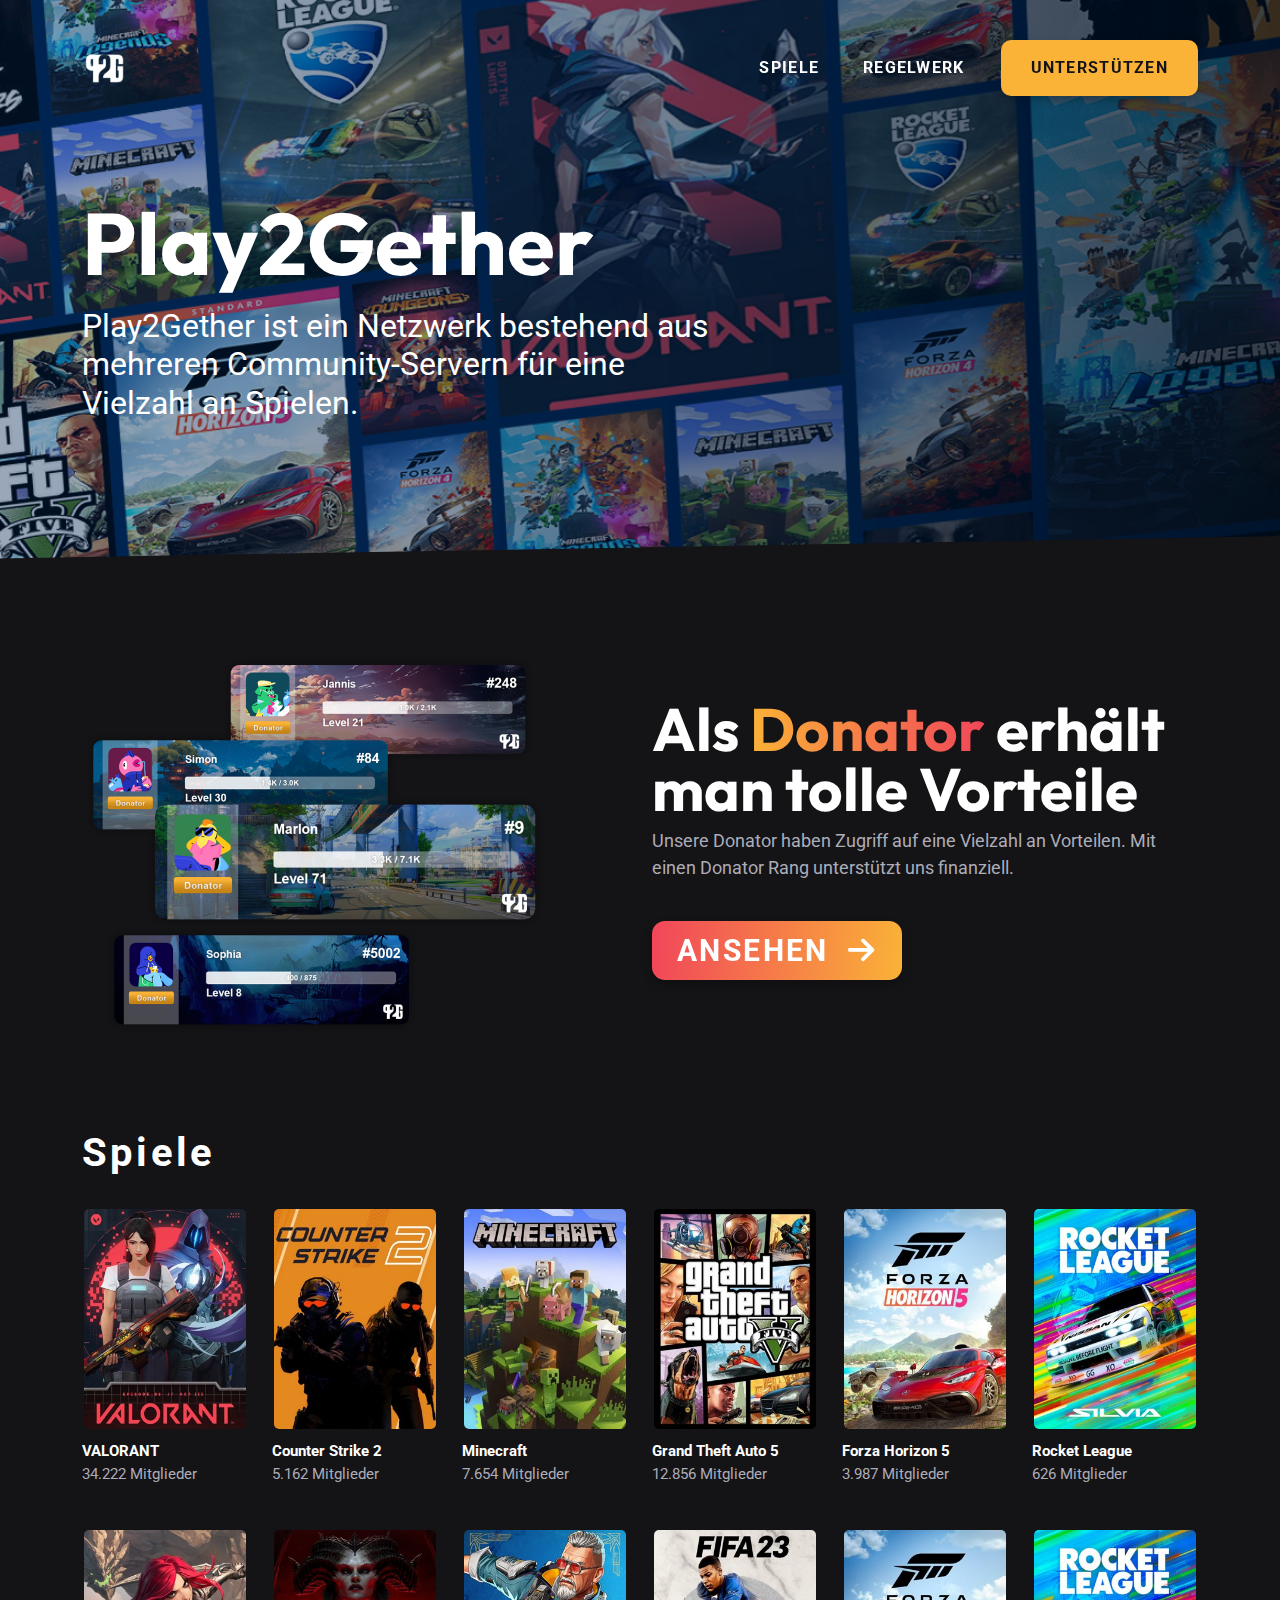
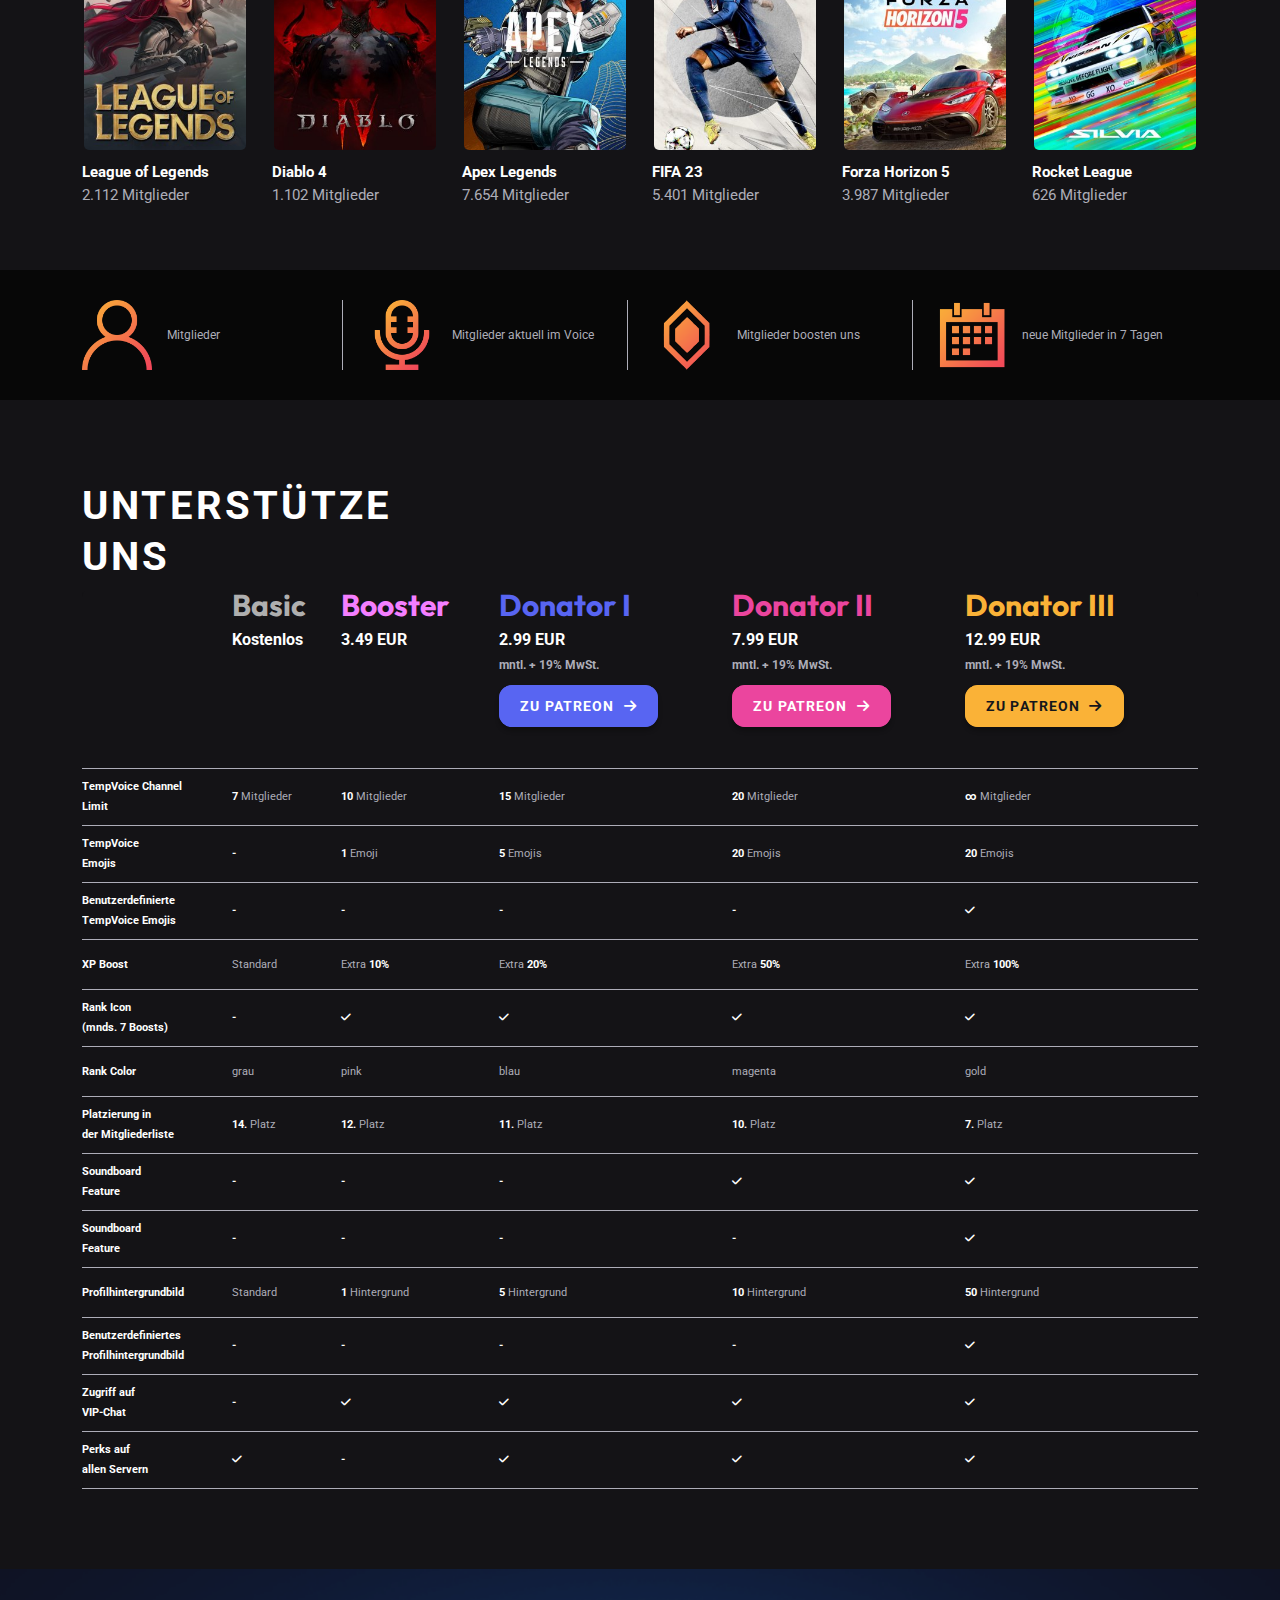
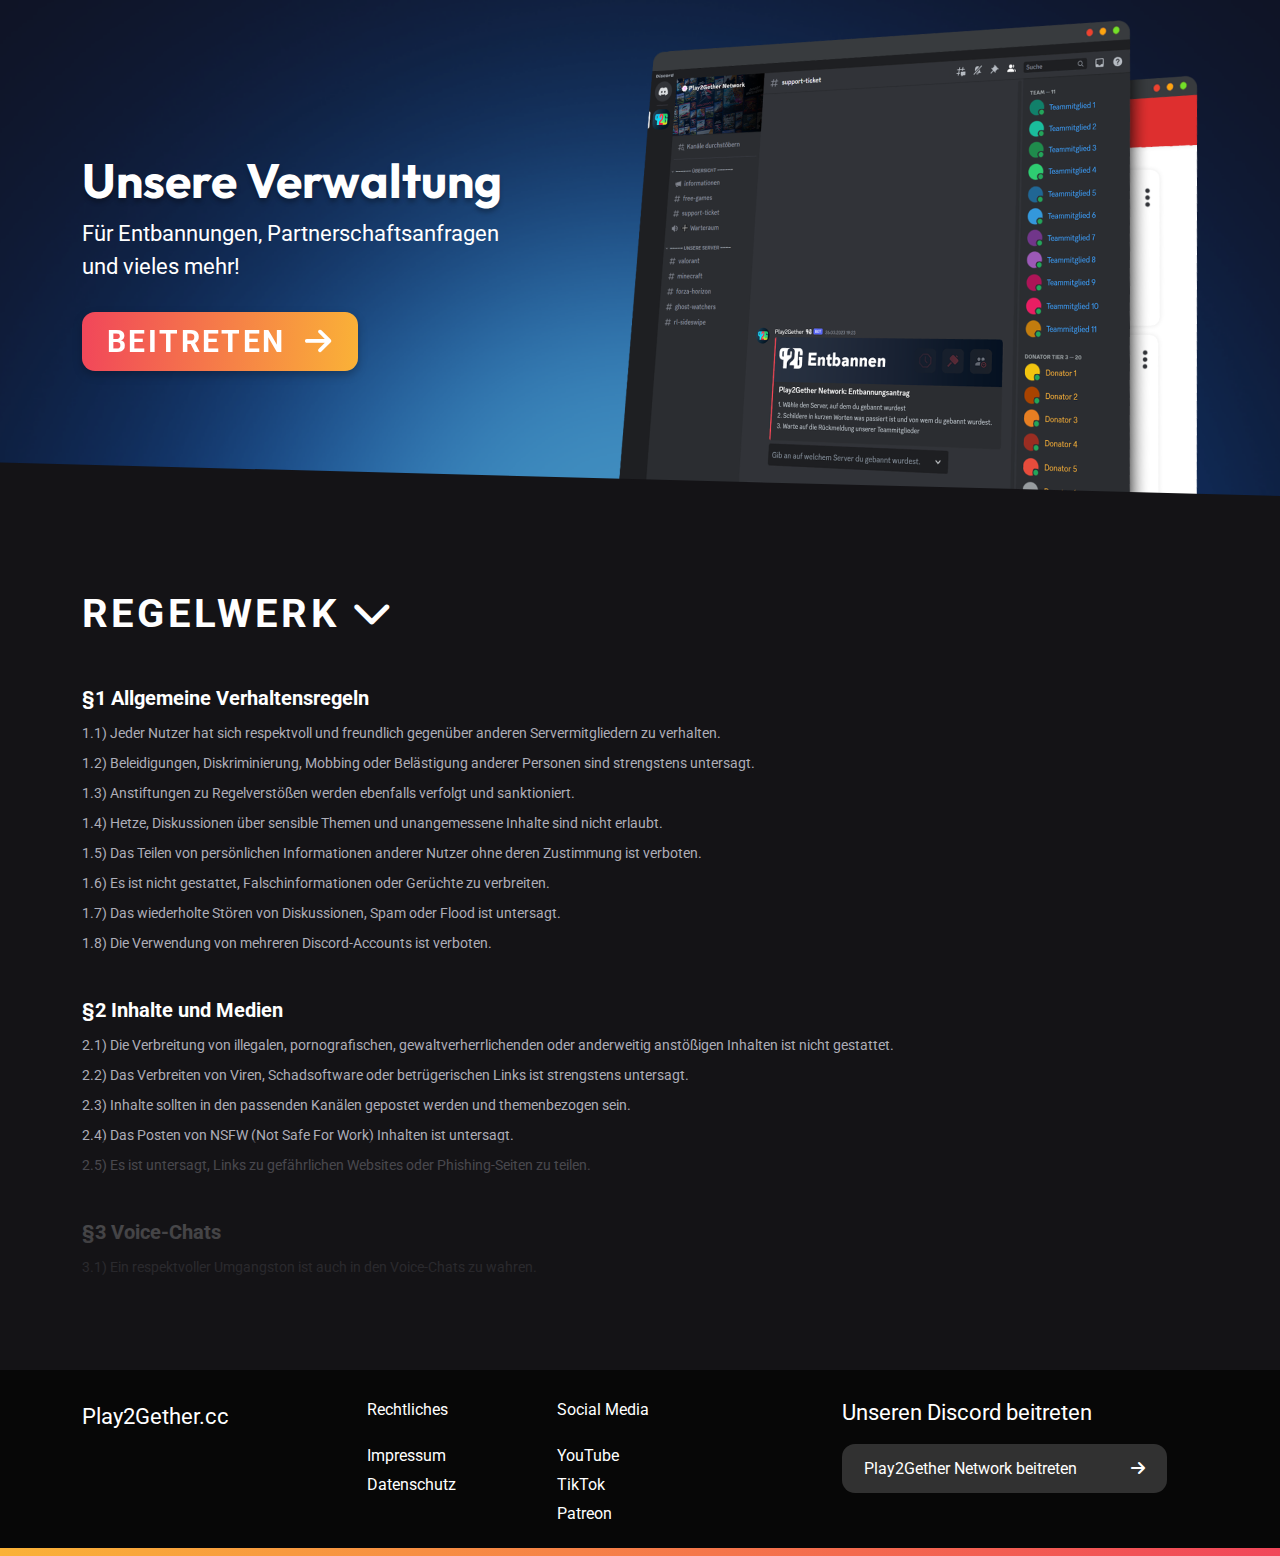
<file: index.html>
<!DOCTYPE html>
<html lang="en">
  <head>
    <meta charset="UTF-8" />
    <meta name="viewport" content="width=device-width, initial-scale=1.0" />
    <title>Play2Gether - Home</title>

    <!-- Font Awesome CDN -->
    <link
      rel="stylesheet"
      href="https://cdnjs.cloudflare.com/ajax/libs/font-awesome/6.4.0/css/all.min.css"
    />

    <!-- Bootstrap CSS -->
    <link rel="stylesheet" href="assets/css/bootstrap.min.css" />

    <!-- Custom CSS -->
    <link rel="stylesheet" href="assets/css/style.css" />

    <!-- Responsive CSS -->
    <link rel="stylesheet" href="assets/css/responsive.css" />
  </head>
  <body>
    <!-- Header Part HTML Start -->

    <!-- Navigation Section HTML End -->

    <section id="Header">
      <nav class="navbar navbar-expand-xl">
        <div class="container">
          <a class="logo" href="index.html"
            ><img src="assets/images/logo.svg" alt="logo"
          /></a>
          <button
            class="navbar-toggler collapsed"
            type="button"
            data-bs-toggle="collapse"
            data-bs-target="#navbarNav"
            aria-controls="navbarNav"
            aria-expanded="false"
            aria-label="Toggle navigation"
          >
            <span class="toggler-icon top-bar"></span>
            <span class="toggler-icon middle-bar"></span>
            <span class="toggler-icon bottom-bar"></span>
          </button>
          <div class="collapse navbar-collapse" id="navbarNav">
            <ul class="navbar-nav pl-md-5 ms-auto align-items-xl-center">
              <li class="nav-item">
                <a class="nav-link" href="#">SPIELE</a>
              </li>
              <li class="nav-item">
                <a class="nav-link" href="#">REGELWERK</a>
              </li>
              <li class="nav-item">
                <a class="support-btn nav-link" href="#">UNTERSTÜTZEN</a>
              </li>
            </ul>
          </div>
        </div>
      </nav>
    </section>

    <!-- Navigation Section HTML Start -->

    <!-- Hero Section HTML Start -->

    <section id="Hero">
      <div class="hero-wrapper">
        <div class="container">
          <div class="row">
            <div class="col-lg-7">
              <div class="hero-content">
                <h1>Play2Gether</h1>
                <h3>
                  Play2Gether ist ein Netzwerk bestehend aus mehreren
                  Community-Servern für eine Vielzahl an Spielen.
                </h3>
              </div>
            </div>
          </div>
        </div>
      </div>
    </section>

    <!-- Hero Section HTML End -->

    <!-- Header Part HTML End -->

    <!-- Main Part HTML Start -->

    <main>
      <!-- Donator Section HTML Start -->

      <section id="Donator">
        <div class="donator-wrapper">
          <div class="container">
            <div class="row align-items-center">
              <div class="col-lg-6">
                <div class="donator-img">
                  <img src="assets/images/donator-img.png" alt="donator-img" />
                </div>
              </div>
              <div class="col-lg-6 pt-5 pt-lg-0">
                <div class="donator-content">
                  <h2>Als <span>Donator</span> erhält man tolle Vorteile</h2>
                  <p>
                    Unsere Donator haben Zugriff auf eine Vielzahl an Vorteilen.
                    Mit einen Donator Rang unterstützt uns finanziell.
                  </p>
                  <div class="donator-btn">
                    <a href="#"
                      >ANSEHEN <i class="fa-solid fa-arrow-right"></i
                    ></a>
                  </div>
                </div>
              </div>
            </div>
          </div>
        </div>
      </section>

      <!-- Donator Section HTML End -->

      <!-- Game Section HTML Start -->

      <section id="Game">
        <div class="game-wrapper">
          <div class="container">
            <div class="game-title">
              <h2>Spiele</h2>
            </div>
            <div class="row">
              <div class="col-6 col-sm-4 col-lg-3 col-xl-2">
                <div class="game-card">
                  <div class="game-card-img">
                    <img
                      src="assets/images/valorant-img.jpg"
                      alt="valorant-img"
                    />
                  </div>
                  <div class="game-card-content">
                    <h6>VALORANT</h6>
                    <p><span>34.222</span> Mitglieder</p>
                  </div>
                </div>
              </div>
              <div class="col-6 col-sm-4 col-lg-3 col-xl-2">
                <div class="game-card">
                  <div class="game-card-img">
                    <img
                      src="assets/images/counter-strike2-img.jpg"
                      alt="counter-strike2-img"
                    />
                  </div>
                  <div class="game-card-content">
                    <h6>Counter Strike 2</h6>
                    <p><span>5.162</span> Mitglieder</p>
                  </div>
                </div>
              </div>
              <div class="col-6 col-sm-4 col-lg-3 col-xl-2">
                <div class="game-card">
                  <div class="game-card-img">
                    <img
                      src="assets/images/minecraft-img.jpg"
                      alt="minecraft-img"
                    />
                  </div>
                  <div class="game-card-content">
                    <h6>Minecraft</h6>
                    <p><span>7.654</span> Mitglieder</p>
                  </div>
                </div>
              </div>
              <div class="col-6 col-sm-4 col-lg-3 col-xl-2">
                <div class="game-card">
                  <div class="game-card-img">
                    <img
                      src="assets/images/grand-theft-auto5-img.jpg"
                      alt="grand-theft-auto5-img"
                    />
                  </div>
                  <div class="game-card-content">
                    <h6>Grand Theft Auto 5</h6>
                    <p><span>12.856</span> Mitglieder</p>
                  </div>
                </div>
              </div>
              <div class="col-6 col-sm-4 col-lg-3 col-xl-2">
                <div class="game-card">
                  <div class="game-card-img">
                    <img
                      src="assets/images/forza-horizon5-img.jpg"
                      alt="forza-horizon5-img"
                    />
                  </div>
                  <div class="game-card-content">
                    <h6>Forza Horizon 5</h6>
                    <p><span>3.987</span> Mitglieder</p>
                  </div>
                </div>
              </div>
              <div class="col-6 col-sm-4 col-lg-3 col-xl-2">
                <div class="game-card">
                  <div class="game-card-img">
                    <img
                      src="assets/images/rocket-league-img.jpg"
                      alt="rocket-league-img"
                    />
                  </div>
                  <div class="game-card-content">
                    <h6>Rocket League</h6>
                    <p><span>626</span> Mitglieder</p>
                  </div>
                </div>
              </div>
              <div class="col-6 col-sm-4 col-lg-3 col-xl-2">
                <div class="game-card">
                  <div class="game-card-img">
                    <img
                      src="assets/images/league-of-legends-img.jpg"
                      alt="league-of-legends-img"
                    />
                  </div>
                  <div class="game-card-content">
                    <h6>League of Legends</h6>
                    <p><span>2.112</span> Mitglieder</p>
                  </div>
                </div>
              </div>
              <div class="col-6 col-sm-4 col-lg-3 col-xl-2">
                <div class="game-card">
                  <div class="game-card-img">
                    <img
                      src="assets/images/diablo4-img.jpg"
                      alt="diablo4-img"
                    />
                  </div>
                  <div class="game-card-content">
                    <h6>Diablo 4</h6>
                    <p><span>1.102</span> Mitglieder</p>
                  </div>
                </div>
              </div>
              <div class="col-6 col-sm-4 col-lg-3 col-xl-2">
                <div class="game-card">
                  <div class="game-card-img">
                    <img
                      src="assets/images/apex-legends-img.jpg"
                      alt="apex-legends-img"
                    />
                  </div>
                  <div class="game-card-content">
                    <h6>Apex Legends</h6>
                    <p><span>7.654</span> Mitglieder</p>
                  </div>
                </div>
              </div>
              <div class="col-6 col-sm-4 col-lg-3 col-xl-2">
                <div class="game-card">
                  <div class="game-card-img">
                    <img src="assets/images/fifa-img.jpg" alt="fifa-img" />
                  </div>
                  <div class="game-card-content">
                    <h6>FIFA 23</h6>
                    <p><span>5.401</span> Mitglieder</p>
                  </div>
                </div>
              </div>
              <div class="col-6 col-sm-4 col-lg-3 col-xl-2">
                <div class="game-card">
                  <div class="game-card-img">
                    <img
                      src="assets/images/forza-horizon5-img.jpg"
                      alt="forza-horizon5-img"
                    />
                  </div>
                  <div class="game-card-content">
                    <h6>Forza Horizon 5</h6>
                    <p><span>3.987</span> Mitglieder</p>
                  </div>
                </div>
              </div>
              <div class="col-6 col-sm-4 col-lg-3 col-xl-2">
                <div class="game-card">
                  <div class="game-card-img">
                    <img
                      src="assets/images/rocket-league-img.jpg"
                      alt="rocket-league-img"
                    />
                  </div>
                  <div class="game-card-content">
                    <h6>Rocket League</h6>
                    <p><span>626</span> Mitglieder</p>
                  </div>
                </div>
              </div>
            </div>
          </div>
        </div>
      </section>

      <!-- Game Section HTML End -->

      <!-- Stats Section HTML Start -->

      <section id="Stats">
        <div class="stats-wrapper">
          <div class="container">
            <div class="row" id="counter">
              <div class="col-md-6 col-lg-3">
                <div class="stats-card stats-line d-flex align-items-center">
                  <div class="stats-card-icon">
                    <img src="assets/images/member.png" alt="member" />
                  </div>
                  <div class="stats-card-content">
                    <h4 class="counter" data-count="12.513"></h4>
                    <p>Mitglieder</p>
                  </div>
                </div>
              </div>
              <div class="col-md-6 col-lg-3 pt-5 pt-md-0">
                <div class="stats-card stats-line d-flex align-items-center">
                  <div class="stats-card-icon">
                    <img src="assets/images/microphone.png" alt="microphone" />
                  </div>
                  <div class="stats-card-content">
                    <h4 class="counter" data-count="103"></h4>
                    <p>Mitglieder aktuell im Voice</p>
                  </div>
                </div>
              </div>
              <div class="col-md-6 col-lg-3 pt-5 pt-lg-0">
                <div class="stats-card stats-line d-flex align-items-center">
                  <div class="stats-card-icon">
                    <img src="assets/images/boost.png" alt="boost" />
                  </div>
                  <div class="stats-card-content">
                    <h4 class="counter" data-count="100"></h4>
                    <p>Mitglieder boosten uns</p>
                  </div>
                </div>
              </div>
              <div class="col-md-6 col-lg-3 pt-5 pt-lg-0">
                <div class="stats-card d-flex align-items-center">
                  <div class="stats-card-icon">
                    <img src="assets/images/calender.png" alt="calender" />
                  </div>
                  <div class="stats-card-content">
                    <h4 class="counter" data-count="1.021"></h4>
                    <p>neue Mitglieder in 7 Tagen</p>
                  </div>
                </div>
              </div>
            </div>
          </div>
        </div>
      </section>

      <!-- Stats Section HTML End -->

      <!-- Support Section HTML Start -->

      <section id="Support">
        <div class="support-wrapper">
          <div class="container">
            <div class="support-title">
              <h2>
                UNTERSTÜTZE <br />
                UNS
              </h2>
            </div>
            <div class="support-table">
              <table>
                <thead>
                  <tr>
                    <th style="visibility: hidden">1</th>
                    <th>
                      <div class="basic">
                        <h3>Basic</h3>
                        <p>Kostenlos</p>
                      </div>
                    </th>
                    <th>
                      <div class="booster">
                        <h3>Booster</h3>
                        <p>3.49 EUR</p>
                      </div>
                    </th>
                    <th>
                      <div class="donator1">
                        <h3>Donator I</h3>
                        <p>2.99 EUR</p>
                        <span>mntl. + 19% MwSt.</span>
                        <div class="donator1-btn">
                          <a href="#"
                            >ZU PATREON <i class="fa fa-arrow-right"></i
                          ></a>
                        </div>
                      </div>
                    </th>
                    <th>
                      <div class="donator2">
                        <h3>Donator II</h3>
                        <p>7.99 EUR</p>
                        <span>mntl. + 19% MwSt.</span>
                        <div class="donator2-btn">
                          <a href="#"
                            >ZU PATREON <i class="fa fa-arrow-right"></i
                          ></a>
                        </div>
                      </div>
                    </th>
                    <th>
                      <div class="donator3">
                        <h3>Donator III</h3>
                        <p>12.99 EUR</p>
                        <span>mntl. + 19% MwSt.</span>
                        <div class="donator3-btn">
                          <a href="#"
                            >ZU PATREON <i class="fa fa-arrow-right"></i
                          ></a>
                        </div>
                      </div>
                    </th>
                  </tr>
                </thead>
                <tbody>
                  <tr>
                    <td>
                      TempVoice Channel <br />
                      Limit
                    </td>
                    <td>7 <span>Mitglieder</span></td>
                    <td>10 <span>Mitglieder</span></td>
                    <td>15 <span>Mitglieder</span></td>
                    <td>20 <span>Mitglieder</span></td>
                    <td>∞ <span>Mitglieder</span></td>
                  </tr>
                  <tr>
                    <td>
                      TempVoice <br />
                      Emojis
                    </td>
                    <td>-</td>
                    <td>1 <span>Emoji</span></td>
                    <td>5 <span>Emojis</span></td>
                    <td>20 <span>Emojis</span></td>
                    <td>20 <span>Emojis</span></td>
                  </tr>
                  <tr>
                    <td>
                      Benutzerdefinierte <br />
                      TempVoice Emojis
                    </td>
                    <td>-</td>
                    <td>-</td>
                    <td>-</td>
                    <td>-</td>
                    <td><i class="fa-solid fa-check"></i></td>
                  </tr>
                  <tr>
                    <td>XP Boost</td>
                    <td><span>Standard</span></td>
                    <td><span>Extra</span> 10%</td>
                    <td><span>Extra</span> 20%</td>
                    <td><span>Extra</span> 50%</td>
                    <td><span>Extra</span> 100%</td>
                  </tr>
                  <tr>
                    <td>
                      Rank Icon <br />
                      (mnds. 7 Boosts)
                    </td>
                    <td>-</td>
                    <td><i class="fa-solid fa-check"></i></td>
                    <td><i class="fa-solid fa-check"></i></td>
                    <td><i class="fa-solid fa-check"></i></td>
                    <td><i class="fa-solid fa-check"></i></td>
                  </tr>
                  <tr>
                    <td>Rank Color</td>
                    <td><span>grau</span></td>
                    <td><span>pink</span></td>
                    <td><span>blau</span></td>
                    <td><span>magenta</span></td>
                    <td><span>gold</span></td>
                  </tr>
                  <tr>
                    <td>
                      Platzierung in <br />
                      der Mitgliederliste
                    </td>
                    <td>14. <span>Platz</span></td>
                    <td>12. <span>Platz</span></td>
                    <td>11. <span>Platz</span></td>
                    <td>10. <span>Platz</span></td>
                    <td>7. <span>Platz</span></td>
                  </tr>
                  <tr>
                    <td>
                      Soundboard <br />
                      Feature
                    </td>
                    <td>-</td>
                    <td>-</td>
                    <td>-</td>
                    <td><i class="fa-solid fa-check"></i></td>
                    <td><i class="fa-solid fa-check"></i></td>
                  </tr>
                  <tr>
                    <td>
                      Soundboard <br />
                      Feature
                    </td>
                    <td>-</td>
                    <td>-</td>
                    <td>-</td>
                    <td>-</td>
                    <td><i class="fa-solid fa-check"></i></td>
                  </tr>
                  <tr>
                    <td>Profilhintergrundbild</td>
                    <td><span>Standard</span></td>
                    <td>1<span> Hintergrund</span></td>
                    <td>5<span> Hintergrund</span></td>
                    <td>10<span> Hintergrund</span></td>
                    <td>50<span> Hintergrund</span></td>
                  </tr>
                  <tr>
                    <td>
                      Benutzerdefiniertes <br />
                      Profilhintergrundbild
                    </td>
                    <td>-</td>
                    <td>-</td>
                    <td>-</td>
                    <td>-</td>
                    <td><i class="fa-solid fa-check"></i></td>
                  </tr>
                  <tr>
                    <td>
                      Zugriff auf <br />
                      VIP-Chat
                    </td>
                    <td>-</td>
                    <td><i class="fa-solid fa-check"></i></td>
                    <td><i class="fa-solid fa-check"></i></td>
                    <td><i class="fa-solid fa-check"></i></td>
                    <td><i class="fa-solid fa-check"></i></td>
                  </tr>
                  <tr>
                    <td>
                      Perks auf <br />
                      allen Servern
                    </td>
                    <td><i class="fa-solid fa-check"></i></td>
                    <td>-</td>
                    <td><i class="fa-solid fa-check"></i></td>
                    <td><i class="fa-solid fa-check"></i></td>
                    <td><i class="fa-solid fa-check"></i></td>
                  </tr>
                </tbody>
              </table>
            </div>
          </div>
        </div>
      </section>

      <!-- Support Section HTML End -->

      <!-- Administration Section HTML Start -->

      <section id="Administration">
        <div class="administration-wrapper">
          <div class="container">
            <div class="row align-items-center">
              <div class="col-lg-5">
                <div class="administration-content">
                  <h2>Unsere Verwaltung</h2>
                  <p>
                    Für Entbannungen, Partnerschaftsanfragen und vieles mehr!
                  </p>
                  <div class="join-btn">
                    <a href="#"
                      >BEITRETEN <i class="fa-solid fa-arrow-right"></i
                    ></a>
                  </div>
                </div>
              </div>
              <div class="col-lg-7">
                <div class="administration-img float-lg-end">
                  <img
                    src="assets/images/administration-img.png"
                    alt="administration-img"
                  />
                </div>
              </div>
            </div>
          </div>
        </div>
      </section>

      <!-- Administration Section HTML End -->

      <!-- Rules Content Section HTML Start -->

      <section id="Rules-content">
        <div class="rules-content-wrapper">
          <div class="container">
            <div class="rules-content">
              <div class="rules-content-title">
                <h2>
                  REGELWERK
                  <span id="expand-btn"
                    ><i class="fa-solid fa-chevron-down"></i
                  ></span>
                </h2>
              </div>
              <ul class="rules-content-box">
                <h3>§1 Allgemeine Verhaltensregeln</h3>
                <li>
                  1.1) Jeder Nutzer hat sich respektvoll und freundlich
                  gegenüber anderen Servermitgliedern zu verhalten.
                </li>
                <li>
                  1.2) Beleidigungen, Diskriminierung, Mobbing oder Belästigung
                  anderer Personen sind strengstens untersagt.
                </li>
                <li>
                  1.3) Anstiftungen zu Regelverstößen werden ebenfalls verfolgt
                  und sanktioniert.
                </li>
                <li>
                  1.4) Hetze, Diskussionen über sensible Themen und
                  unangemessene Inhalte sind nicht erlaubt.
                </li>
                <li>
                  1.5) Das Teilen von persönlichen Informationen anderer Nutzer
                  ohne deren Zustimmung ist verboten.
                </li>
                <li>
                  1.6) Es ist nicht gestattet, Falschinformationen oder Gerüchte
                  zu verbreiten.
                </li>
                <li>
                  1.7) Das wiederholte Stören von Diskussionen, Spam oder Flood
                  ist untersagt.
                </li>
                <li>
                  1.8) Die Verwendung von mehreren Discord-Accounts ist
                  verboten.
                </li>
              </ul>
              <ul class="rules-content-box">
                <h3>§2 Inhalte und Medien</h3>
                <li>
                  2.1) Die Verbreitung von illegalen, pornografischen,
                  gewaltverherrlichenden oder anderweitig anstößigen Inhalten
                  ist nicht gestattet.
                </li>
                <li>
                  2.2) Das Verbreiten von Viren, Schadsoftware oder
                  betrügerischen Links ist strengstens untersagt.
                </li>
                <li>
                  2.3) Inhalte sollten in den passenden Kanälen gepostet werden
                  und themenbezogen sein.
                </li>
                <li>
                  2.4) Das Posten von NSFW (Not Safe For Work) Inhalten ist
                  untersagt.
                </li>
                <li>
                  2.5) Es ist untersagt, Links zu gefährlichen Websites oder
                  Phishing-Seiten zu teilen.
                </li>
              </ul>
              <ul class="rules-content-box">
                <h3>§3 Voice-Chats</h3>
                <li>
                  3.1) Ein respektvoller Umgangston ist auch in den Voice-Chats
                  zu wahren.
                </li>
                <li>
                  3.2) Störende Hintergrundgeräusche oder absichtliche
                  Lärmerzeugung sind zu vermeiden.
                </li>
                <li>
                  3.3) Das Aufnehmen von Gesprächen ohne Zustimmung aller
                  Beteiligten ist untersagt (Die Ausnahme beschränkt sich auf
                  Supportfälle).
                </li>
                <li>
                  3.4) Das Abspielen von unangemessenen Sounds oder Musik in den
                  Voice-Chats ist nicht erlaubt. Die Verwendung des Discord
                  Sound-Boards ist unter Berücksichtung dieser Vorgaben
                  gestattet.
                </li>
              </ul>
              <ul class="rules-content-box">
                <h3>§4 Werbung und Eigenwerbung</h3>
                <li>
                  4.1) Werbung für andere Discord-Server oder externe
                  Plattformen ist untersagt (Ausnahme ist hierbei der
                  #vip-werbung Kanal).
                </li>
                <li>4.2) Das Spammen von Werbung ist verboten.</li>
                <li>
                  4.3) Das Anpreisen von illegalen Produkten, Dienstleistungen
                  oder Websites ist untersagt.
                </li>
              </ul>
              <ul class="rules-content-box">
                <h3>§5 Profilgestaltung</h3>
                <li>
                  5.1) Die Profilbilder und Benutzernamen dürfen nicht obszön,
                  beleidigend oder diskriminierend sein.
                </li>
                <li>
                  5.2) Das Verwenden von NSFW-Inhalten als Profilbild oder im
                  Namen ist untersagt.
                </li>
                <li>
                  5.3) Es ist nicht erlaubt, sich als eine andere Person
                  auszugeben oder deren Identität zu stehlen.
                </li>
                <li>
                  5.4) Nutzernamen müssen mindestens aus 3 aufeinanderfolgenden
                  alphanumerischen Zeichen bestehen. Copy-and-paste Schriftarten
                  zählen nicht dazu.
                </li>
                <li>5.5) Unangemessene Profilbeschreibungen sind untersagt.</li>
                <li>
                  5.6) Das Teilen gefährlicher oder unangemessener Links in der
                  Profilbeschreibung ist nicht gestattet.
                </li>
              </ul>
              <ul class="rules-content-box">
                <h3>§6 Moderation und Durchsetzung</h3>
                <li>
                  6.1) Die Anweisungen des Moderationsteams sind zu Folge zu
                  leisten.
                </li>
                <li>
                  6.2) Bei Verstößen gegen die Regeln können Warnungen,
                  temporäre oder permanente Sanktionen ausgesprochen werden.
                </li>
                <li>
                  6.3) Nutzer haben das Recht, bei Unstimmigkeiten oder
                  Beschwerden eine Moderation in einem Ticket anzusprechen.
                </li>
                <li>
                  6.4) Diskussionen über Moderationsentscheidungen sollten in
                  einem angemessenen Ton geführt werden.
                </li>
                <li>
                  6.5) Ein Mitglied hat immer das Recht auf einen
                  Entbannungsantrag, dieser kann auf dem folgenden Server
                  eingereicht werden: https://unban.play2gether.cc/
                </li>
              </ul>
              <ul class="rules-content-box">
                <h3>§7 Änderungen und Aktualisierungen der Regeln</h3>
                <li>
                  7.1) Die Leitung behält sich das Recht vor, die Regeln des
                  Servers jederzeit zu ändern oder zu aktualisieren.
                </li>
                <li>7.2) Änderungen am Regelwerk treten sofort in Kraft.</li>
              </ul>
              <ul class="rules-content-box">
                <h4>
                  Das Moderationsteam handelt im Interessenbereich der Discord
                  Inc. und des jeweiligen Publishers. Dessen Terms of Service
                  sind ebenso Folge zu leisten. Verstöße werden dementsprechend
                  sanktioniert und weitergeleitet.
                </h4>
              </ul>
              <ul class="rules-content-box">
                <h3>Links von den jeweiligen Terms-of-Services:</h3>
                <li>Terms of Service von dem jeweiligen Spiel</li>
                <li><a href="#">https://discord.com/terms</a></li>
              </ul>
            </div>
          </div>
        </div>
      </section>

      <!-- Rules Content Section HTML End -->
    </main>

    <!-- Main Part HTML End -->

    <!-- Footer Part HTML Start -->

    <footer id="Footer">
      <div class="footer-wrapper">
        <div class="container">
          <div class="row">
            <div class="col-md-6 col-lg-3">
              <div class="footer-abuot">
                <a href="#">Play2Gether.cc</a>
              </div>
            </div>
            <div class="col-md-6 col-lg-2 pt-5 pt-md-0">
              <div class="footer-menu">
                <p>Rechtliches</p>
                <div class="footer-nav">
                  <ul>
                    <li><a href="imprint.html">Impressum</a></li>
                    <li><a href="#">Datenschutz</a></li>
                  </ul>
                </div>
              </div>
            </div>
            <div class="col-md-6 col-lg-3 pt-5 pt-md-0">
              <div class="footer-menu">
                <p>Social Media</p>
                <div class="footer-nav">
                  <ul>
                    <li>
                      <a href="https://www.youtube.com/@play2gethercc"
                        >YouTube</a
                      >
                    </li>
                    <li>
                      <a href="https://www.tiktok.com/@play2gethercc">TikTok</a>
                    </li>
                    <li>
                      <a href="https://patreon.com/play2gether">Patreon</a>
                    </li>
                  </ul>
                </div>
              </div>
            </div>
            <div class="col-md-6 col-lg-4 pt-5 pt-lg-0">
              <div class="join-discord">
                <h5>Unseren Discord beitreten</h5>
                <div class="discord-join-btn">
                  <a href="https://verwaltung.play2gether.cc"
                    >Play2Gether Network beitreten
                    <i class="fa-solid fa-arrow-right"></i
                  ></a>
                </div>
              </div>
            </div>
          </div>
        </div>
      </div>
    </footer>

    <!-- Footer Part HTML End -->

    <!-- Jquery -->
    <script src="https://code.jquery.com/jquery-3.7.0.min.js"></script>

    <!-- Bootstrap JavaScript -->
    <script src="assets/js/bootstrap.bundle.min.js"></script>

    <!-- Custom JavaScript -->
    <script src="assets/js/script.js"></script>
  </body>
</html>
</file>
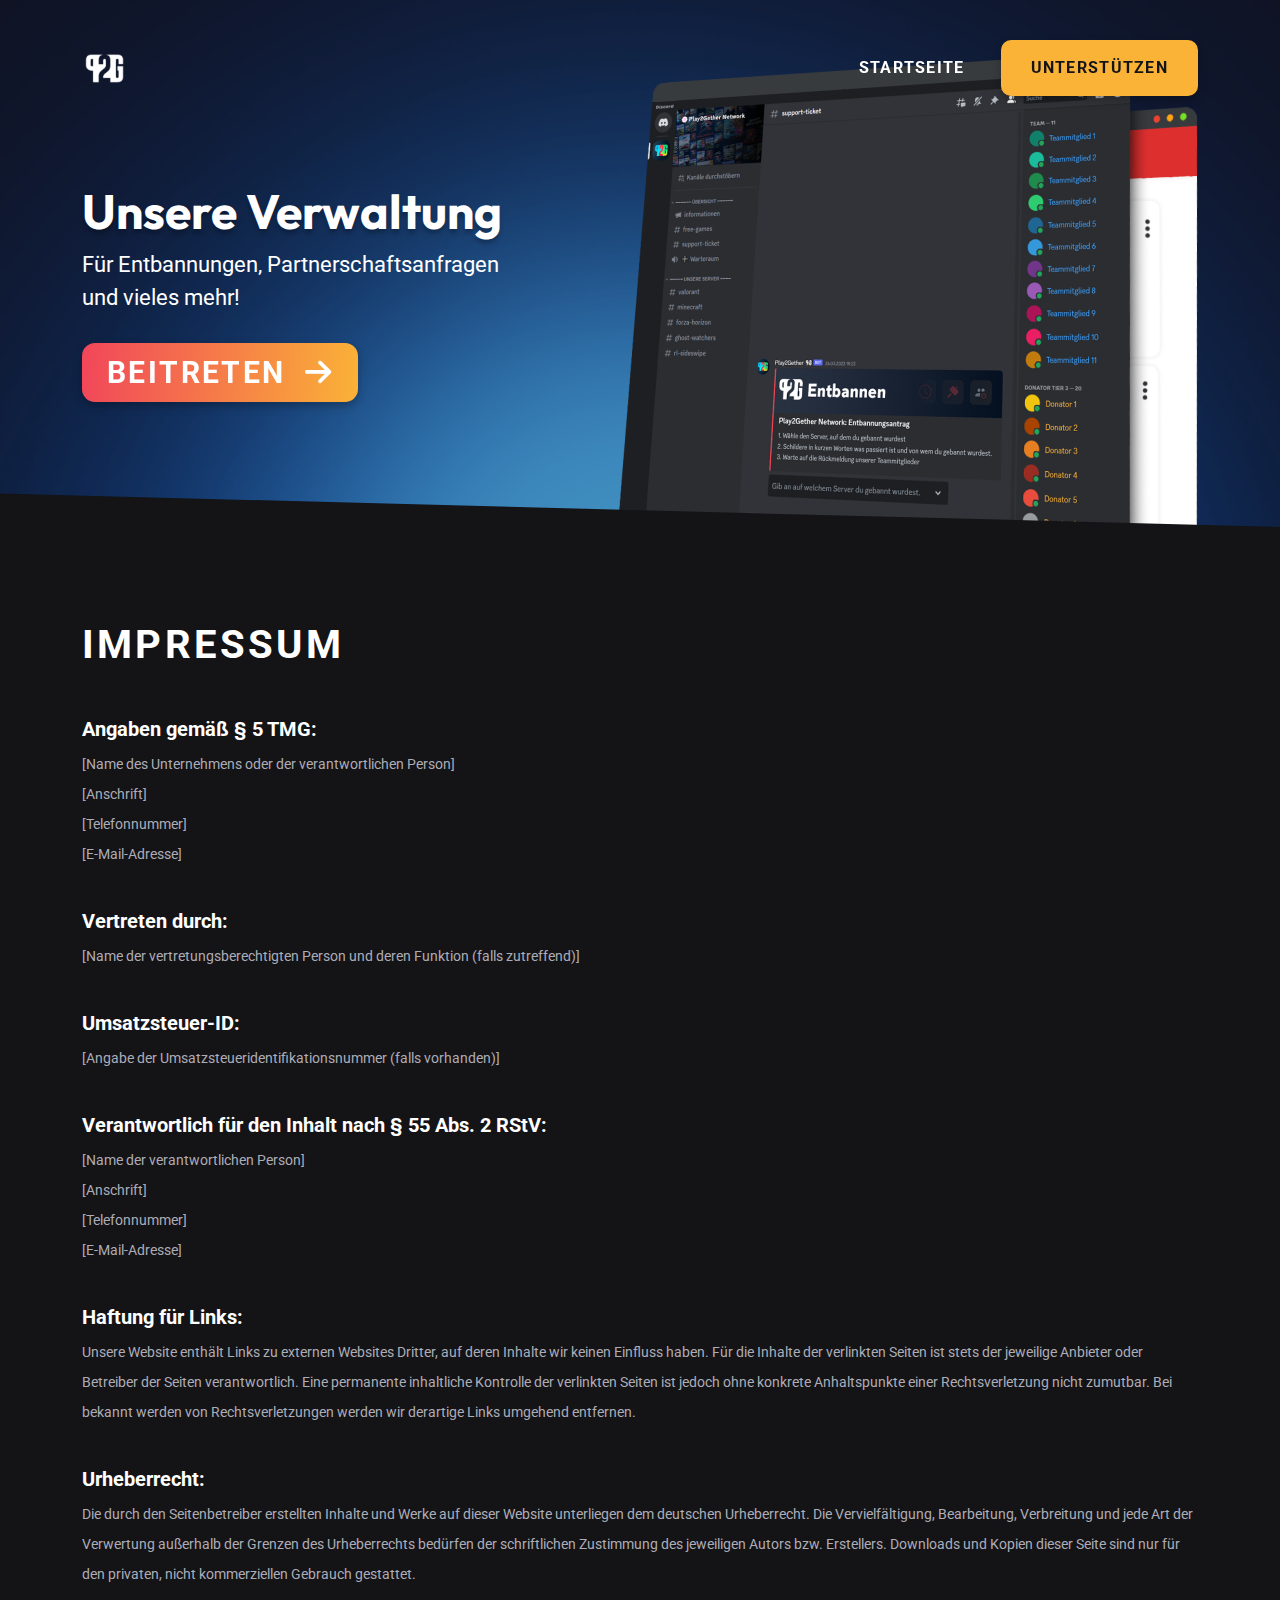
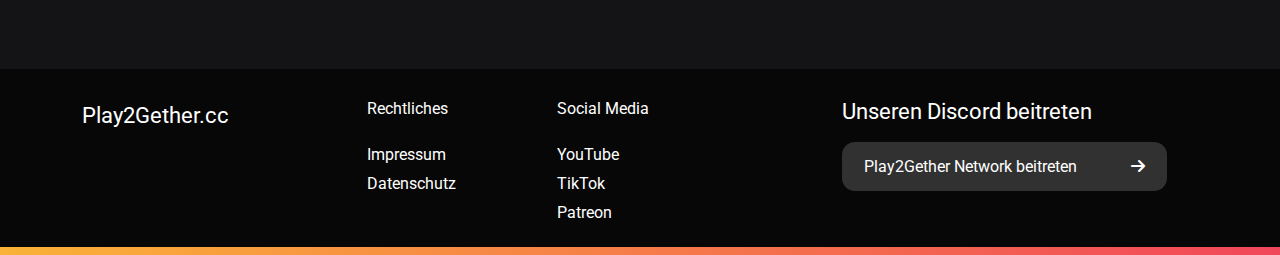
<file: imprint.html>
<!DOCTYPE html>
<html lang="en">
  <head>
    <meta charset="UTF-8" />
    <meta name="viewport" content="width=device-width, initial-scale=1.0" />
    <title>Play2Gether - Imprint</title>

    <!-- Font Awesome CDN -->
    <link
      rel="stylesheet"
      href="https://cdnjs.cloudflare.com/ajax/libs/font-awesome/6.4.0/css/all.min.css"
    />

    <!-- Bootstrap CSS -->
    <link rel="stylesheet" href="assets/css/bootstrap.min.css" />

    <!-- Custom CSS -->
    <link rel="stylesheet" href="assets/css/style.css" />

    <!-- Responsive CSS -->
    <link rel="stylesheet" href="assets/css/responsive.css" />
  </head>
  <body>
    <!-- Header Part HTML Start -->

    <!-- Navigation Section HTML End -->

    <section id="Header">
      <nav class="navbar navbar-expand-xl">
        <div class="container">
          <a class="logo" href="index.html"
            ><img src="assets/images/logo.svg" alt="logo"
          /></a>
          <button
            class="navbar-toggler collapsed"
            type="button"
            data-bs-toggle="collapse"
            data-bs-target="#navbarNav"
            aria-controls="navbarNav"
            aria-expanded="false"
            aria-label="Toggle navigation"
          >
            <span class="toggler-icon top-bar"></span>
            <span class="toggler-icon middle-bar"></span>
            <span class="toggler-icon bottom-bar"></span>
          </button>
          <div class="collapse navbar-collapse" id="navbarNav">
            <ul class="navbar-nav pl-md-5 ms-auto align-items-xl-center">
              <li class="nav-item">
                <a class="nav-link" href="#">STARTSEITE</a>
              </li>
              <li class="nav-item">
                <a class="support-btn nav-link" href="#">UNTERSTÜTZEN</a>
              </li>
            </ul>
          </div>
        </div>
      </nav>
    </section>

    <!-- Navigation Section HTML Start -->

    <!-- Hero Section HTML Start -->

    <!-- Administration Section HTML Start -->

    <section id="Administration">
      <div class="administration-wrapper">
        <div class="container">
          <div class="row align-items-center">
            <div class="col-lg-5">
              <div class="administration-content">
                <h2>Unsere Verwaltung</h2>
                <p>Für Entbannungen, Partnerschaftsanfragen und vieles mehr!</p>
                <div class="join-btn">
                  <a href="#"
                    >BEITRETEN <i class="fa-solid fa-arrow-right"></i
                  ></a>
                </div>
              </div>
            </div>
            <div class="col-lg-7">
              <div class="administration-img float-lg-end">
                <img
                  src="assets/images/administration-img.png"
                  alt="administration-img"
                />
              </div>
            </div>
          </div>
        </div>
      </div>
    </section>

    <!-- Administration Section HTML End -->

    <!-- Hero Section HTML End -->

    <!-- Header Part HTML End -->

    <!-- Main Part HTML Start -->

    <main>
      <!-- Imprint Content Section HTML Start -->

      <section id="Imprint-content">
        <div class="imprint-content-wrapper">
          <div class="container">
            <div class="imprint-content">
              <div class="imprint-content-title">
                <h2>IMPRESSUM</h2>
              </div>
              <div class="imprint-content-box">
                <h3>Angaben gemäß § 5 TMG:</h3>
                <p>[Name des Unternehmens oder der verantwortlichen Person]</p>
                <p>[Anschrift]</p>
                <p>[Telefonnummer]</p>
                <p>[E-Mail-Adresse]</p>
              </div>
              <div class="imprint-content-box">
                <h3>Vertreten durch:</h3>
                <p>
                  [Name der vertretungsberechtigten Person und deren Funktion
                  (falls zutreffend)]
                </p>
              </div>
              <div class="imprint-content-box">
                <h3>Umsatzsteuer-ID:</h3>
                <p>
                  [Angabe der Umsatzsteueridentifikationsnummer (falls
                  vorhanden)]
                </p>
              </div>
              <div class="imprint-content-box">
                <h3>Verantwortlich für den Inhalt nach § 55 Abs. 2 RStV:</h3>
                <p>[Name der verantwortlichen Person]</p>
                <p>[Anschrift]</p>
                <p>[Telefonnummer]</p>
                <p>[E-Mail-Adresse]</p>
              </div>
              <div class="imprint-content-box">
                <h3>Haftung für Links:</h3>
                <p>
                  Unsere Website enthält Links zu externen Websites Dritter, auf
                  deren Inhalte wir keinen Einfluss haben. Für die Inhalte der
                  verlinkten Seiten ist stets der jeweilige Anbieter oder
                  Betreiber der Seiten verantwortlich. Eine permanente
                  inhaltliche Kontrolle der verlinkten Seiten ist jedoch ohne
                  konkrete Anhaltspunkte einer Rechtsverletzung nicht zumutbar.
                  Bei bekannt werden von Rechtsverletzungen werden wir derartige
                  Links umgehend entfernen.
                </p>
              </div>
              <div class="imprint-content-box">
                <h3>Urheberrecht:</h3>
                <p>
                  Die durch den Seitenbetreiber erstellten Inhalte und Werke auf
                  dieser Website unterliegen dem deutschen Urheberrecht. Die
                  Vervielfältigung, Bearbeitung, Verbreitung und jede Art der
                  Verwertung außerhalb der Grenzen des Urheberrechts bedürfen
                  der schriftlichen Zustimmung des jeweiligen Autors bzw.
                  Erstellers. Downloads und Kopien dieser Seite sind nur für den
                  privaten, nicht kommerziellen Gebrauch gestattet.
                </p>
              </div>
            </div>
          </div>
        </div>
      </section>

      <!-- Imprint Content Section HTML End -->
    </main>

    <!-- Main Part HTML End -->

    <!-- Footer Part HTML Start -->

    <footer id="Footer">
      <div class="footer-wrapper">
        <div class="container">
          <div class="row">
            <div class="col-md-6 col-lg-3">
              <div class="footer-abuot">
                <a href="#">Play2Gether.cc</a>
              </div>
            </div>
            <div class="col-md-6 col-lg-2 pt-5 pt-md-0">
              <div class="footer-menu">
                <p>Rechtliches</p>
                <div class="footer-nav">
                  <ul>
                    <li><a href="imprint.html">Impressum</a></li>
                    <li><a href="#">Datenschutz</a></li>
                  </ul>
                </div>
              </div>
            </div>
            <div class="col-md-6 col-lg-3 pt-5 pt-md-0">
              <div class="footer-menu">
                <p>Social Media</p>
                <div class="footer-nav">
                  <ul>
                    <li>
                      <a href="https://www.youtube.com/@play2gethercc"
                        >YouTube</a
                      >
                    </li>
                    <li>
                      <a href="https://www.tiktok.com/@play2gethercc">TikTok</a>
                    </li>
                    <li>
                      <a href="https://patreon.com/play2gether">Patreon</a>
                    </li>
                  </ul>
                </div>
              </div>
            </div>
            <div class="col-md-6 col-lg-4 pt-5 pt-lg-0">
              <div class="join-discord">
                <h5>Unseren Discord beitreten</h5>
                <div class="discord-join-btn">
                  <a href="https://verwaltung.play2gether.cc"
                    >Play2Gether Network beitreten
                    <i class="fa-solid fa-arrow-right"></i
                  ></a>
                </div>
              </div>
            </div>
          </div>
        </div>
      </div>
    </footer>

    <!-- Footer Part HTML End -->

    <!-- Bootstrap JavaScript -->
    <script src="assets/js/bootstrap.bundle.min.js"></script>

    <!-- Custom JavaScript -->
    <script src="assets/js/script.js"></script>
  </body>
</html>
</file>
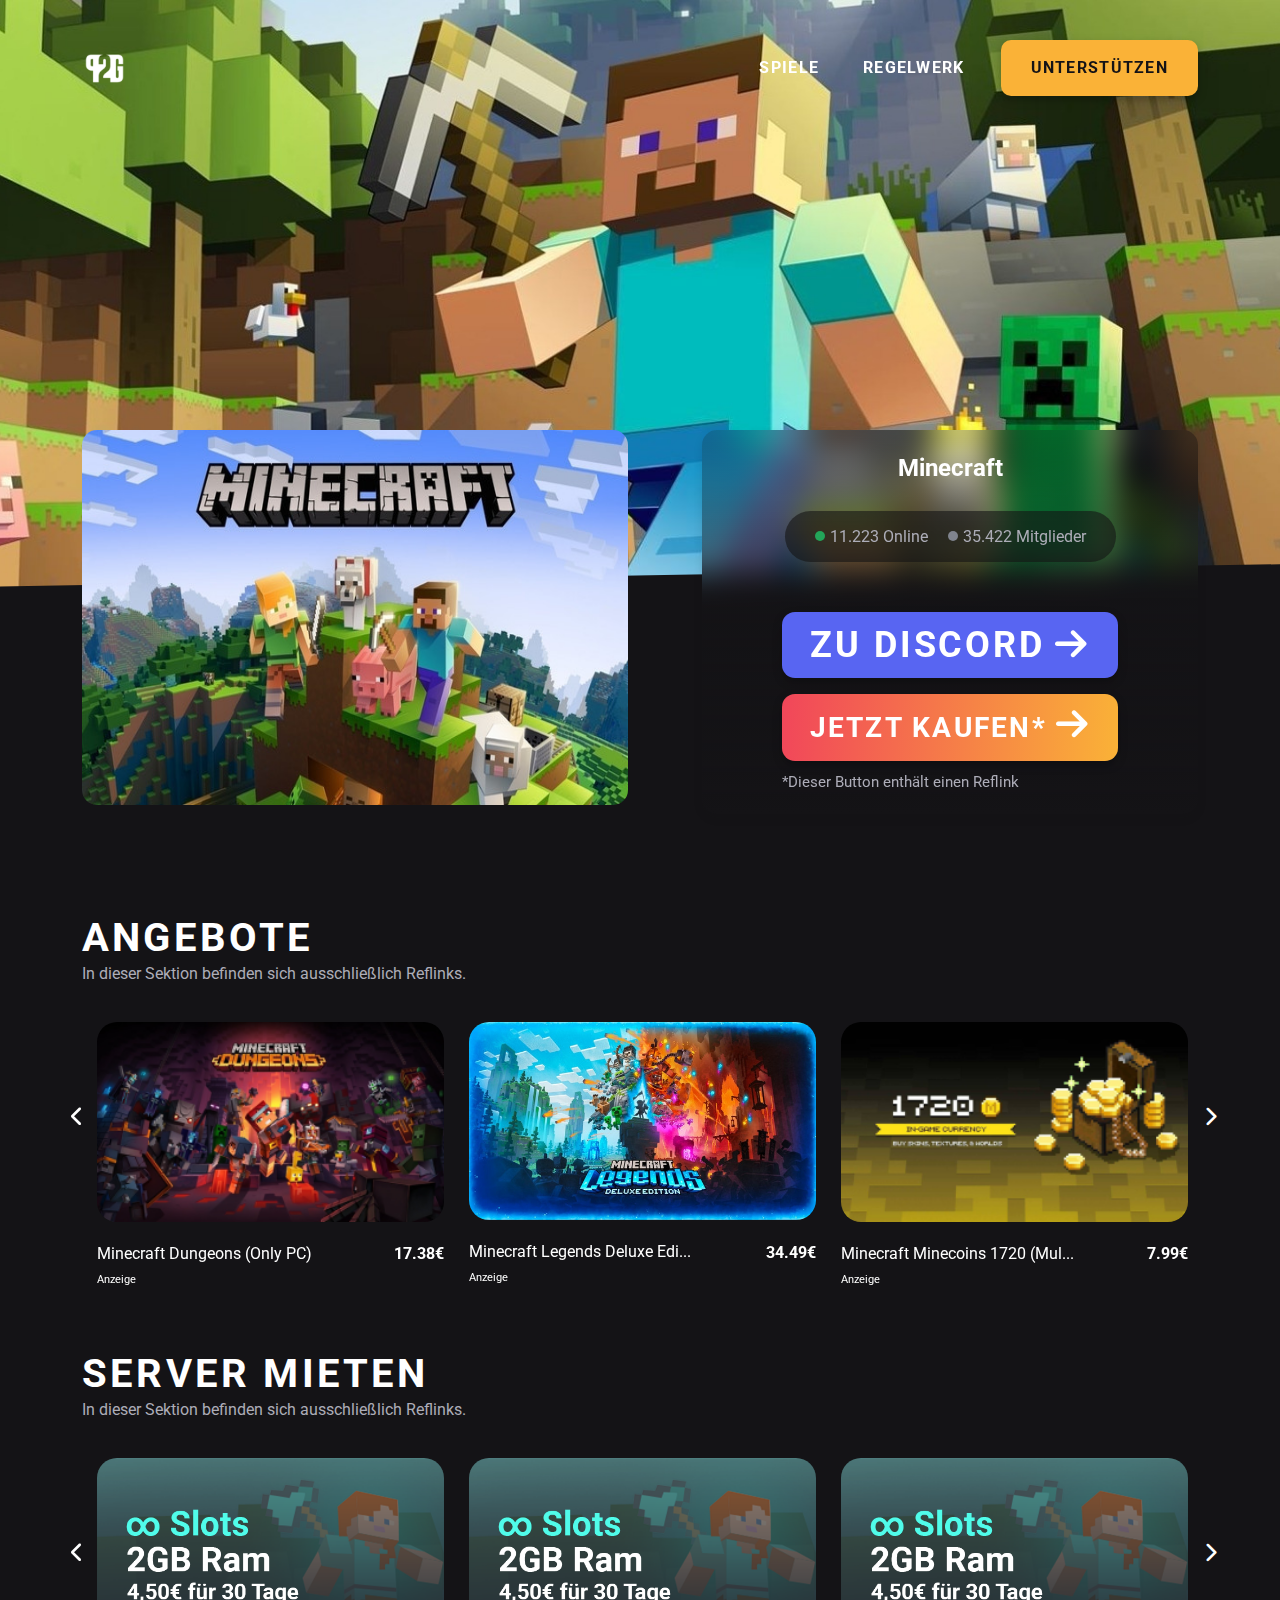
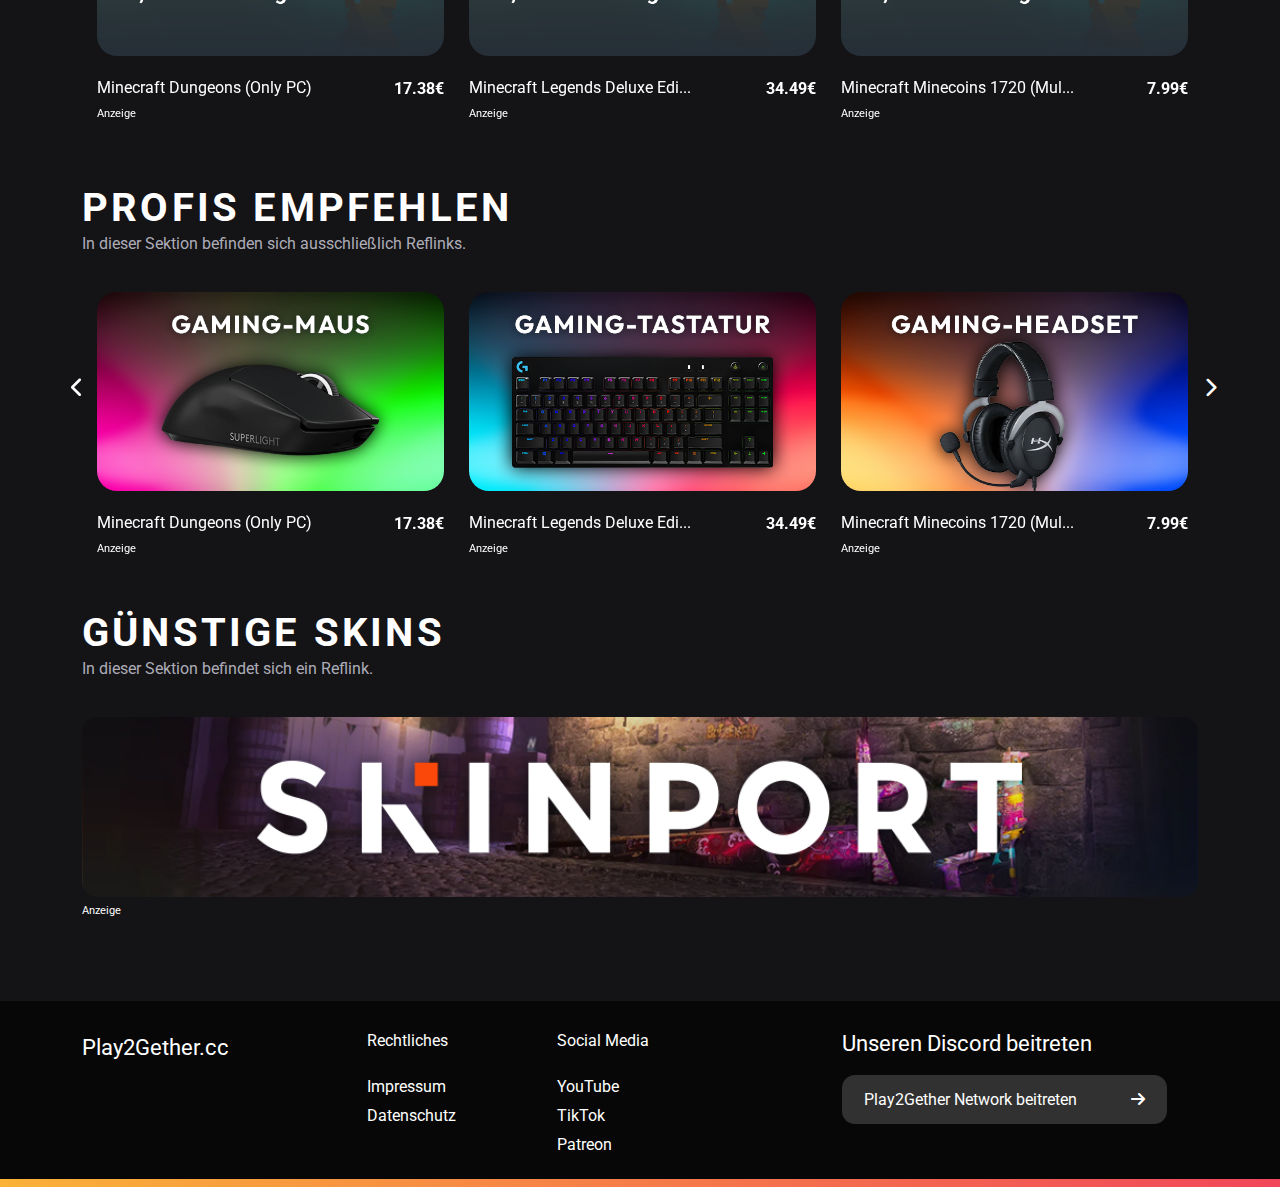
<file: minecraft.html>
<!DOCTYPE html>
<html lang="en">
  <head>
    <meta charset="UTF-8" />
    <meta name="viewport" content="width=device-width, initial-scale=1.0" />
    <title>Play2Gether - Minecraft</title>

    <!-- Font Awesome CDN -->
    <link
      rel="stylesheet"
      href="https://cdnjs.cloudflare.com/ajax/libs/font-awesome/6.4.0/css/all.min.css"
    />

    <!-- Owl Carousel CSS -->
    <link rel="stylesheet" href="assets/css/owl.carousel.min.css" />
    <link rel="stylesheet" href="assets/css/owl.theme.default.min.css" />

    <!-- Bootstrap CSS -->
    <link rel="stylesheet" href="assets/css/bootstrap.min.css" />

    <!-- Custom CSS -->
    <link rel="stylesheet" href="assets/css/style.css" />

    <!-- Responsive CSS -->
    <link rel="stylesheet" href="assets/css/responsive.css" />
  </head>
  <body>
    <!-- Header Part HTML Start -->

    <!-- Navigation Section HTML End -->

    <section id="Header">
      <nav class="navbar navbar-expand-xl">
        <div class="container">
          <a class="logo" href="index.html"
            ><img src="assets/images/logo.svg" alt="logo"
          /></a>
          <button
            class="navbar-toggler collapsed"
            type="button"
            data-bs-toggle="collapse"
            data-bs-target="#navbarNav"
            aria-controls="navbarNav"
            aria-expanded="false"
            aria-label="Toggle navigation"
          >
            <span class="toggler-icon top-bar"></span>
            <span class="toggler-icon middle-bar"></span>
            <span class="toggler-icon bottom-bar"></span>
          </button>
          <div class="collapse navbar-collapse" id="navbarNav">
            <ul class="navbar-nav pl-md-5 ms-auto align-items-xl-center">
              <li class="nav-item">
                <a class="nav-link" href="#">SPIELE</a>
              </li>
              <li class="nav-item">
                <a class="nav-link" href="#">REGELWERK</a>
              </li>
              <li class="nav-item">
                <a class="support-btn nav-link" href="#">UNTERSTÜTZEN</a>
              </li>
            </ul>
          </div>
        </div>
      </nav>
    </section>

    <!-- Navigation Section HTML Start -->

    <!-- Minecraft Hero Section HTML Start -->

    <section id="Miecraft-hero">
      <div class="minecraft-hero-wrapper"></div>
    </section>

    <!-- Minecraft Hero Section HTML End -->

    <!-- Minecraft Stats Section HTML Start -->

    <section id="Minecraft-stats">
      <div class="minecraft-stats-wrapper">
        <div class="container">
          <div class="minecraft-stats-container">
            <div class="row">
              <div class="col-lg-6">
                <div class="minecraft-hero-img">
                  <img
                    src="assets/images/minecraft-hero-img.jpg"
                    alt="minecraft-hero-img"
                  />
                </div>
              </div>
              <div class="col-lg-6">
                <div class="minecraft-hero-card">
                  <div class="minecraft-title">
                    <h3>Minecraft</h3>
                  </div>
                  <div class="mine-craft-stats">
                    <div class="online-stats">
                      <p><span>11.223</span> Online</p>
                    </div>
                    <div class="member-stats">
                      <p><span>35.422</span> Mitglieder</p>
                    </div>
                  </div>
                  <div class="minecraft-buttons">
                    <div class="discord-btn pb-3">
                      <a href="#"
                        >ZU DISCORD<i class="fa-solid fa-arrow-right"></i
                      ></a>
                    </div>
                    <div class="buy-now-btn">
                      <a href="#"
                        >JETZT KAUFEN* <i class="fa-solid fa-arrow-right"></i
                      ></a>
                    </div>
                  </div>
                  <div class="reflink-btn">
                    <a href="#">*Dieser Button enthält einen Reflink</a>
                  </div>
                </div>
              </div>
            </div>
          </div>
        </div>
      </div>
    </section>

    <!-- Minecraft Stats Section HTML End -->

    <!-- Header Part HTML End -->

    <!-- Main Part HTML Start -->

    <main>
      <!-- Minecrat Slider Section HTML Start -->

      <section id="Minecraft-slider">
        <div class="minecraft-slider-wrapper">
          <div class="container">
            <div class="minecraft-slider-top">
              <h2>ANGEBOTE</h2>
              <p>In dieser Sektion befinden sich ausschließlich Reflinks.</p>
            </div>
            <div class="minecraft-slider owl-carousel owl-theme">
              <div class="minecraft-slide item">
                <div class="minecraft-slide-img">
                  <img
                    src="assets/images/offer-slider-img1.png"
                    alt="offer-slider-img1"
                  />
                </div>
                <div class="minecraft-slide-content">
                  <div
                    class="d-flex justify-content-between align-items-center"
                  >
                    <p>Minecraft Dungeons (Only PC)</p>
                    <h6>17.38€</h6>
                  </div>
                  <span>Anzeige</span>
                </div>
              </div>
              <div class="minecraft-slide item">
                <div class="minecraft-slide-img">
                  <img
                    src="assets/images/offer-slider-img2.jpg"
                    alt="offer-slider-img2"
                  />
                </div>
                <div class="minecraft-slide-content">
                  <div
                    class="d-flex justify-content-between align-items-center"
                  >
                    <p>Minecraft Legends Deluxe Edi...</p>
                    <h6>34.49€</h6>
                  </div>
                  <span>Anzeige</span>
                </div>
              </div>
              <div class="minecraft-slide item">
                <div class="minecraft-slide-img">
                  <img
                    src="assets/images/offer-slider-img3.png"
                    alt="offer-slider-img3"
                  />
                </div>
                <div class="minecraft-slide-content">
                  <div
                    class="d-flex justify-content-between align-items-center"
                  >
                    <p>Minecraft Minecoins 1720 (Mul...</p>
                    <h6>7.99€</h6>
                  </div>
                  <span>Anzeige</span>
                </div>
              </div>
              <div class="minecraft-slide item">
                <div class="minecraft-slide-img">
                  <img
                    src="assets/images/offer-slider-img1.png"
                    alt="offer-slider-img1"
                  />
                </div>
                <div class="minecraft-slide-content">
                  <div
                    class="d-flex justify-content-between align-items-center"
                  >
                    <p>Minecraft Dungeons (Only PC)</p>
                    <h6>17.38€</h6>
                  </div>
                  <span>Anzeige</span>
                </div>
              </div>
            </div>
          </div>
        </div>
      </section>

      <!-- Minecrat Slider Section HTML End -->

      <!-- Minecrat Slider Section HTML Start -->

      <section id="Minecraft-slider">
        <div class="minecraft-slider-wrapper">
          <div class="container">
            <div class="minecraft-slider-top">
              <h2>SERVER MIETEN</h2>
              <p>In dieser Sektion befinden sich ausschließlich Reflinks.</p>
            </div>
            <div class="minecraft-slider owl-carousel owl-theme">
              <div class="minecraft-slide item">
                <div class="minecraft-slide-img">
                  <img
                    src="assets/images/rent-slider-img1.png"
                    alt="rent-slider-img1"
                  />
                </div>
                <div class="minecraft-slide-content">
                  <div
                    class="d-flex justify-content-between align-items-center"
                  >
                    <p>Minecraft Dungeons (Only PC)</p>
                    <h6>17.38€</h6>
                  </div>
                  <span>Anzeige</span>
                </div>
              </div>
              <div class="minecraft-slide item">
                <div class="minecraft-slide-img">
                  <img
                    src="assets/images/rent-slider-img1.png"
                    alt="rent-slider-img1"
                  />
                </div>
                <div class="minecraft-slide-content">
                  <div
                    class="d-flex justify-content-between align-items-center"
                  >
                    <p>Minecraft Legends Deluxe Edi...</p>
                    <h6>34.49€</h6>
                  </div>
                  <span>Anzeige</span>
                </div>
              </div>
              <div class="minecraft-slide item">
                <div class="minecraft-slide-img">
                  <img
                    src="assets/images/rent-slider-img1.png"
                    alt="rent-slider-img1"
                  />
                </div>
                <div class="minecraft-slide-content">
                  <div
                    class="d-flex justify-content-between align-items-center"
                  >
                    <p>Minecraft Minecoins 1720 (Mul...</p>
                    <h6>7.99€</h6>
                  </div>
                  <span>Anzeige</span>
                </div>
              </div>
              <div class="minecraft-slide item">
                <div class="minecraft-slide-img">
                  <img
                    src="assets/images/rent-slider-img1.png"
                    alt="rent-slider-img1"
                  />
                </div>
                <div class="minecraft-slide-content">
                  <div
                    class="d-flex justify-content-between align-items-center"
                  >
                    <p>Minecraft Dungeons (Only PC)</p>
                    <h6>17.38€</h6>
                  </div>
                  <span>Anzeige</span>
                </div>
              </div>
            </div>
          </div>
        </div>
      </section>

      <!-- Minecrat Slider Section HTML End -->

      <!-- Minecrat Slider Section HTML Start -->

      <section id="Minecraft-slider">
        <div class="minecraft-slider-wrapper">
          <div class="container">
            <div class="minecraft-slider-top">
              <h2>PROFIS EMPFEHLEN</h2>
              <p>In dieser Sektion befinden sich ausschließlich Reflinks.</p>
            </div>
            <div class="minecraft-slider owl-carousel owl-theme">
              <div class="minecraft-slide item">
                <div class="minecraft-slide-img">
                  <img
                    src="assets/images/recommend-slider-img1.png"
                    alt="recommend-slider-img1"
                  />
                </div>
                <div class="minecraft-slide-content">
                  <div
                    class="d-flex justify-content-between align-items-center"
                  >
                    <p>Minecraft Dungeons (Only PC)</p>
                    <h6>17.38€</h6>
                  </div>
                  <span>Anzeige</span>
                </div>
              </div>
              <div class="minecraft-slide item">
                <div class="minecraft-slide-img">
                  <img
                    src="assets/images/recommend-slider-img2.png"
                    alt="recommend-slider-img2"
                  />
                </div>
                <div class="minecraft-slide-content">
                  <div
                    class="d-flex justify-content-between align-items-center"
                  >
                    <p>Minecraft Legends Deluxe Edi...</p>
                    <h6>34.49€</h6>
                  </div>
                  <span>Anzeige</span>
                </div>
              </div>
              <div class="minecraft-slide item">
                <div class="minecraft-slide-img">
                  <img
                    src="assets/images/recommend-slider-img3.png"
                    alt="recommend-slider-img3"
                  />
                </div>
                <div class="minecraft-slide-content">
                  <div
                    class="d-flex justify-content-between align-items-center"
                  >
                    <p>Minecraft Minecoins 1720 (Mul...</p>
                    <h6>7.99€</h6>
                  </div>
                  <span>Anzeige</span>
                </div>
              </div>
              <div class="minecraft-slide item">
                <div class="minecraft-slide-img">
                  <img
                    src="assets/images/recommend-slider-img1.png"
                    alt="recommend-slider-img1"
                  />
                </div>
                <div class="minecraft-slide-content">
                  <div
                    class="d-flex justify-content-between align-items-center"
                  >
                    <p>Minecraft Dungeons (Only PC)</p>
                    <h6>17.38€</h6>
                  </div>
                  <span>Anzeige</span>
                </div>
              </div>
            </div>
          </div>
        </div>
      </section>

      <!-- Minecrat Slider Section HTML End -->

      <!-- Cheap Skin Section HTML Start -->

      <section id="Cheap-skin">
        <div class="cheap-skin-wrapper">
          <div class="container">
            <div class="cheap-skin-content">
              <h2>GÜNSTIGE SKINS</h2>
              <p>In dieser Sektion befindet sich ein Reflink.</p>
            </div>
            <div class="cheap-skin-img">
              <img
                src="assets/images/cheap-skin-img.png"
                alt="cheap-skin-img"
              />
              <span>Anzeige</span>
            </div>
          </div>
        </div>
      </section>

      <!-- Cheap Skin Section HTML End -->
    </main>

    <!-- Main Part HTML End -->

    <!-- Footer Part HTML Start -->

    <footer id="Footer">
      <div class="footer-wrapper">
        <div class="container">
          <div class="row">
            <div class="col-md-6 col-lg-3">
              <div class="footer-abuot">
                <a href="#">Play2Gether.cc</a>
              </div>
            </div>
            <div class="col-md-6 col-lg-2 pt-5 pt-md-0">
              <div class="footer-menu">
                <p>Rechtliches</p>
                <div class="footer-nav">
                  <ul>
                    <li><a href="imprint.html">Impressum</a></li>
                    <li><a href="#">Datenschutz</a></li>
                  </ul>
                </div>
              </div>
            </div>
            <div class="col-md-6 col-lg-3 pt-5 pt-md-0">
              <div class="footer-menu">
                <p>Social Media</p>
                <div class="footer-nav">
                  <ul>
                    <li>
                      <a href="https://www.youtube.com/@play2gethercc"
                        >YouTube</a
                      >
                    </li>
                    <li>
                      <a href="https://www.tiktok.com/@play2gethercc">TikTok</a>
                    </li>
                    <li>
                      <a href="https://patreon.com/play2gether">Patreon</a>
                    </li>
                  </ul>
                </div>
              </div>
            </div>
            <div class="col-md-6 col-lg-4 pt-5 pt-lg-0">
              <div class="join-discord">
                <h5>Unseren Discord beitreten</h5>
                <div class="discord-join-btn">
                  <a href="https://verwaltung.play2gether.cc"
                    >Play2Gether Network beitreten
                    <i class="fa-solid fa-arrow-right"></i
                  ></a>
                </div>
              </div>
            </div>
          </div>
        </div>
      </div>
    </footer>

    <!-- Footer Part HTML End -->

    <!-- Jquery -->
    <script src="https://code.jquery.com/jquery-3.7.0.min.js"></script>

    <!-- Owl Carousel JavaScript -->
    <script src="assets/js/owl.carousel.min.js"></script>

    <!-- Bootstrap JavaScript -->
    <script src="assets/js/bootstrap.bundle.min.js"></script>

    <!-- Custom JavaScript -->
    <script src="assets/js/script.js"></script>

    <script>
      // Owl Carousel JavaScript

      $(".owl-carousel").owlCarousel({
        loop: true,
        margin: 0,
        nav: true,
        dots: false,
        responsive: {
          0: {
            items: 1,
          },
          600: {
            items: 2,
          },
          1000: {
            items: 3,
          },
          1400: {
            items: 4,
          },
        },
        navText: [
          '<i class="fa-solid fa-chevron-left"></i>',
          '<i class="fa-solid fa-chevron-right"></i>',
        ],
      });
    </script>
  </body>
</html>
</file>
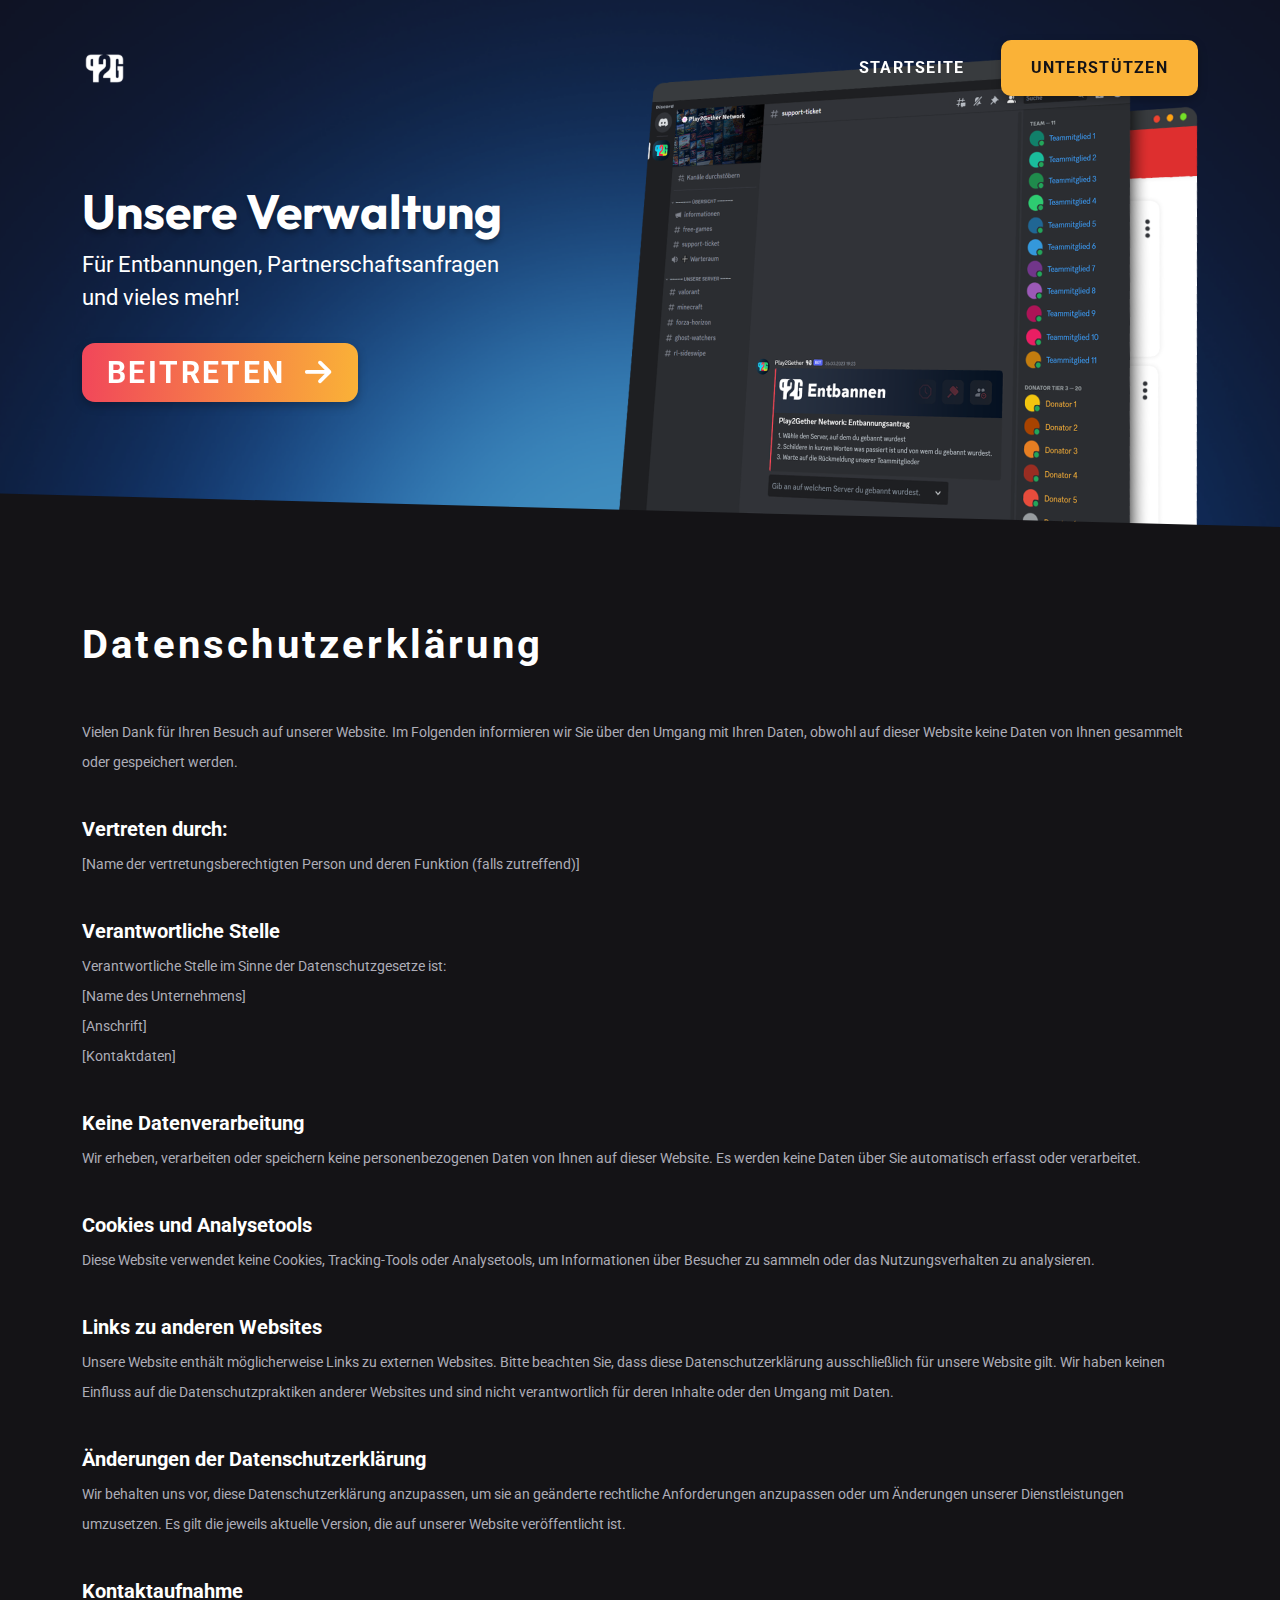
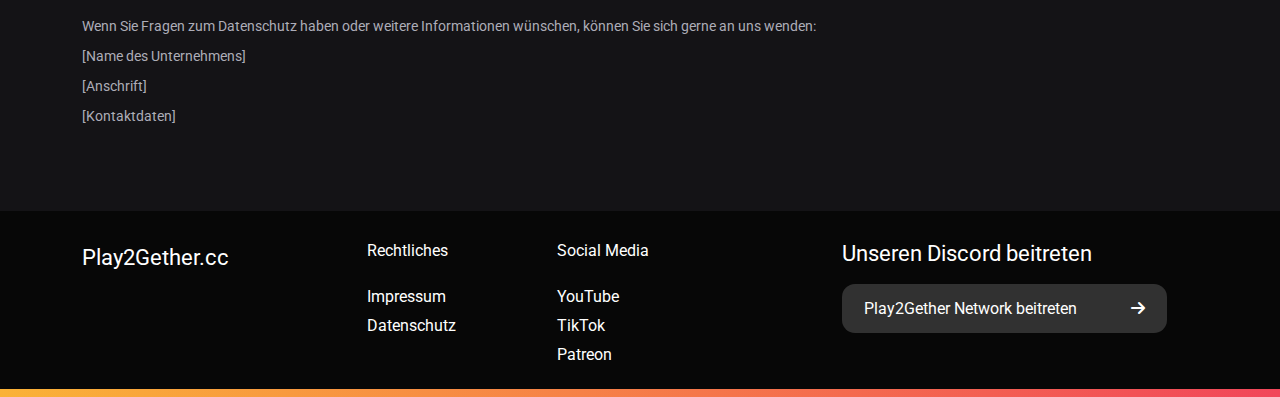
<file: privacy.html>
<!DOCTYPE html>
<html lang="en">
  <head>
    <meta charset="UTF-8" />
    <meta name="viewport" content="width=device-width, initial-scale=1.0" />
    <title>Play2Gether - Privacy</title>

    <!-- Font Awesome CDN -->
    <link
      rel="stylesheet"
      href="https://cdnjs.cloudflare.com/ajax/libs/font-awesome/6.4.0/css/all.min.css"
    />

    <!-- Bootstrap CSS -->
    <link rel="stylesheet" href="assets/css/bootstrap.min.css" />

    <!-- Custom CSS -->
    <link rel="stylesheet" href="assets/css/style.css" />

    <!-- Responsive CSS -->
    <link rel="stylesheet" href="assets/css/responsive.css" />
  </head>
  <body>
    <!-- Header Part HTML Start -->

    <!-- Navigation Section HTML End -->

    <section id="Header">
      <nav class="navbar navbar-expand-xl">
        <div class="container">
          <a class="logo" href="index.html"
            ><img src="assets/images/logo.svg" alt="logo"
          /></a>
          <button
            class="navbar-toggler collapsed"
            type="button"
            data-bs-toggle="collapse"
            data-bs-target="#navbarNav"
            aria-controls="navbarNav"
            aria-expanded="false"
            aria-label="Toggle navigation"
          >
            <span class="toggler-icon top-bar"></span>
            <span class="toggler-icon middle-bar"></span>
            <span class="toggler-icon bottom-bar"></span>
          </button>
          <div class="collapse navbar-collapse" id="navbarNav">
            <ul class="navbar-nav pl-md-5 ms-auto align-items-xl-center">
              <li class="nav-item">
                <a class="nav-link" href="#">STARTSEITE</a>
              </li>
              <li class="nav-item">
                <a class="support-btn nav-link" href="#">UNTERSTÜTZEN</a>
              </li>
            </ul>
          </div>
        </div>
      </nav>
    </section>

    <!-- Navigation Section HTML Start -->

    <!-- Hero Section HTML Start -->

    <!-- Administration Section HTML Start -->

    <section id="Administration">
      <div class="administration-wrapper">
        <div class="container">
          <div class="row align-items-center">
            <div class="col-lg-5">
              <div class="administration-content">
                <h2>Unsere Verwaltung</h2>
                <p>Für Entbannungen, Partnerschaftsanfragen und vieles mehr!</p>
                <div class="join-btn">
                  <a href="#"
                    >BEITRETEN <i class="fa-solid fa-arrow-right"></i
                  ></a>
                </div>
              </div>
            </div>
            <div class="col-lg-7">
              <div class="administration-img float-lg-end">
                <img
                  src="assets/images/administration-img.png"
                  alt="administration-img"
                />
              </div>
            </div>
          </div>
        </div>
      </div>
    </section>

    <!-- Administration Section HTML End -->

    <!-- Hero Section HTML End -->

    <!-- Header Part HTML End -->

    <!-- Main Part HTML Start -->

    <main>
      <!-- Imprint Content Section HTML Start -->

      <section id="Imprint-content">
        <div class="imprint-content-wrapper">
          <div class="container">
            <div class="imprint-content">
              <div class="imprint-content-title">
                <h2>Datenschutzerklärung</h2>
              </div>
              <div class="imprint-content-box">
                <p>
                  Vielen Dank für Ihren Besuch auf unserer Website. Im Folgenden
                  informieren wir Sie über den Umgang mit Ihren Daten, obwohl
                  auf dieser Website keine Daten von Ihnen gesammelt oder
                  gespeichert werden.
                </p>
              </div>
              <div class="imprint-content-box">
                <h3>Vertreten durch:</h3>
                <p>
                  [Name der vertretungsberechtigten Person und deren Funktion
                  (falls zutreffend)]
                </p>
              </div>
              <div class="imprint-content-box">
                <h3>Verantwortliche Stelle</h3>
                <p>
                  Verantwortliche Stelle im Sinne der Datenschutzgesetze ist:
                </p>
                <p>[Name des Unternehmens]</p>
                <p>[Anschrift]</p>
                <p>[Kontaktdaten]</p>
              </div>
              <div class="imprint-content-box">
                <h3>Keine Datenverarbeitung</h3>
                <p>
                  Wir erheben, verarbeiten oder speichern keine
                  personenbezogenen Daten von Ihnen auf dieser Website. Es
                  werden keine Daten über Sie automatisch erfasst oder
                  verarbeitet.
                </p>
              </div>
              <div class="imprint-content-box">
                <h3>Cookies und Analysetools</h3>
                <p>
                  Diese Website verwendet keine Cookies, Tracking-Tools oder
                  Analysetools, um Informationen über Besucher zu sammeln oder
                  das Nutzungsverhalten zu analysieren.
                </p>
              </div>
              <div class="imprint-content-box">
                <h3>Links zu anderen Websites</h3>
                <p>
                  Unsere Website enthält möglicherweise Links zu externen
                  Websites. Bitte beachten Sie, dass diese Datenschutzerklärung
                  ausschließlich für unsere Website gilt. Wir haben keinen
                  Einfluss auf die Datenschutzpraktiken anderer Websites und
                  sind nicht verantwortlich für deren Inhalte oder den Umgang
                  mit Daten.
                </p>
              </div>
              <div class="imprint-content-box">
                <h3>Änderungen der Datenschutzerklärung</h3>
                <p>
                  Wir behalten uns vor, diese Datenschutzerklärung anzupassen,
                  um sie an geänderte rechtliche Anforderungen anzupassen oder
                  um Änderungen unserer Dienstleistungen umzusetzen. Es gilt die
                  jeweils aktuelle Version, die auf unserer Website
                  veröffentlicht ist.
                </p>
              </div>
              <div class="imprint-content-box">
                <h3>Kontaktaufnahme</h3>
                <p>
                  Wenn Sie Fragen zum Datenschutz haben oder weitere
                  Informationen wünschen, können Sie sich gerne an uns wenden:
                </p>
                <p>[Name des Unternehmens]</p>
                <p>[Anschrift]</p>
                <p>[Kontaktdaten]</p>
              </div>
            </div>
          </div>
        </div>
      </section>

      <!-- Imprint Content Section HTML End -->
    </main>

    <!-- Main Part HTML End -->

    <!-- Footer Part HTML Start -->

    <footer id="Footer">
      <div class="footer-wrapper">
        <div class="container">
          <div class="row">
            <div class="col-md-6 col-lg-3">
              <div class="footer-abuot">
                <a href="#">Play2Gether.cc</a>
              </div>
            </div>
            <div class="col-md-6 col-lg-2 pt-5 pt-md-0">
              <div class="footer-menu">
                <p>Rechtliches</p>
                <div class="footer-nav">
                  <ul>
                    <li><a href="imprint.html">Impressum</a></li>
                    <li><a href="#">Datenschutz</a></li>
                  </ul>
                </div>
              </div>
            </div>
            <div class="col-md-6 col-lg-3 pt-5 pt-md-0">
              <div class="footer-menu">
                <p>Social Media</p>
                <div class="footer-nav">
                  <ul>
                    <li>
                      <a href="https://www.youtube.com/@play2gethercc"
                        >YouTube</a
                      >
                    </li>
                    <li>
                      <a href="https://www.tiktok.com/@play2gethercc">TikTok</a>
                    </li>
                    <li>
                      <a href="https://patreon.com/play2gether">Patreon</a>
                    </li>
                  </ul>
                </div>
              </div>
            </div>
            <div class="col-md-6 col-lg-4 pt-5 pt-lg-0">
              <div class="join-discord">
                <h5>Unseren Discord beitreten</h5>
                <div class="discord-join-btn">
                  <a href="https://verwaltung.play2gether.cc"
                    >Play2Gether Network beitreten
                    <i class="fa-solid fa-arrow-right"></i
                  ></a>
                </div>
              </div>
            </div>
          </div>
        </div>
      </div>
    </footer>

    <!-- Footer Part HTML End -->

    <!-- Bootstrap JavaScript -->
    <script src="assets/js/bootstrap.bundle.min.js"></script>

    <!-- Custom JavaScript -->
    <script src="assets/js/script.js"></script>
  </body>
</html>
</file>
<file: assets/css/style.css>
/* Base Styles CSS Start */

/* Fonts */

@import url("https://fonts.googleapis.com/css2?family=Outfit:wght@300;400;500;600;700&family=Roboto:wght@300;400;500;700&display=swap");

* {
  margin: 0;
  padding: 0;
  box-sizing: border-box;
}

body {
  font-family: "Outfit", sans-serif;
  font-family: "Roboto", sans-serif;
  scroll-behavior: smooth;
  background: #141316;
}

ol,
ul {
  margin: 0;
  padding: 0;
}

li {
  list-style: none;
}

a {
  text-decoration: none;
  cursor: pointer;
}

img {
  max-width: 100%;
}

/* Base Styles CSS End */

/* Header Part CSS Start */

/* Navigation Section CSS Start */

nav.navbar {
  position: fixed;
  top: 0;
  width: 100%;
  padding: 40px 0;
  z-index: 999;
  transition: 0.4s ease-in-out;
}

.navbar.sticky {
  background: #1b1b1b79;
  padding: 15px 0px;
  backdrop-filter: blur(15px) brightness(75%) saturate(70%);
}

.nav-link,
.nav-link:focus {
  font-size: 16px;
  font-weight: 700;
  text-transform: uppercase;
  letter-spacing: 0.08em;
  color: #ffffff;
  margin-left: 28px;
  transition: all 0.3s ease-in-out;
}

.nav-link:hover {
  color: #fab237;
}

.nav-link.active {
  color: #ffffff !important;
}

.support-btn {
  font-size: 16px;
  font-weight: 700;
  color: #141316 !important;
  padding: 16px 30px !important;
  background: #fab237;
  filter: drop-shadow(0px 4px 4px rgba(0, 0, 0, 0.25));
  border-radius: 10px;
  transition: all 0.3s ease-in-out;
}

.support-btn:hover {
  opacity: 0.8;
}

.navbar-toggler {
  border: 0 !important;
  margin-top: -15px;
}

.navbar-toggler:focus,
.navbar-toggler:active,
.navbar-toggler-icon:focus {
  outline: none !important;
  box-shadow: none !important;
  border: 0 !important;
}

.toggler-icon {
  width: 25px;
  height: 2px;
  background-color: #e74c3c;
  display: block;
  transition: all 0.2s;
}

.middle-bar {
  margin: 5px auto;
}

.navbar-toggler .top-bar {
  transform: rotate(45deg);
  transform-origin: 10% 10%;
}

.navbar-toggler .middle-bar {
  opacity: 0;
  filter: alpha(opacity=0);
}

.navbar-toggler .bottom-bar {
  transform: rotate(-45deg);
  transform-origin: 10% 90%;
}

.navbar-toggler.collapsed .top-bar {
  transform: rotate(0);
}

.navbar-toggler.collapsed .middle-bar {
  opacity: 1;
  filter: alpha(opacity=100);
}

.navbar-toggler.collapsed .bottom-bar {
  transform: rotate(0);
}

.navbar-toggler.collapsed .toggler-icon {
  background-color: #ffffff;
}

@media (max-width: 1200px) {
  .navbar-toggler:focus {
    box-shadow: none;
  }

  .navbar-toggler {
    padding-top: 18px;
  }

  .navbar {
    background: #1b1b1b79;
    padding: 20px 0px !important;
    backdrop-filter: blur(15px) brightness(75%) saturate(70%);
  }

  .navbar.sticky {
    padding: 15px 0px !important;
  }

  .navbar-nav {
    padding-top: 25px;
  }

  .nav-link {
    margin-left: 0;
  }

  .support-btn {
    margin-top: 10px;
    text-align: center;
  }
}

/* Navigation Section CSS End */

/* Hero Section CSS Start */

.hero-wrapper {
  position: relative;
  background: url(../images/hero-bg.png);
  background-size: cover;
  background-repeat: no-repeat;
  padding: 200px 0 150px;
  overflow: hidden;
}

.hero-wrapper::after {
  position: absolute;
  content: "";
  left: -10px;
  bottom: -25px;
  width: 105%;
  height: 50px;
  background: #141316;
  transform: rotate(-1deg);
}

.hero-content h1 {
  font-family: "Outfit", sans-serif;
  font-size: 87px;
  font-weight: 700;
  line-height: 100%;
  text-transform: capitalize;
  text-shadow: 0px 4px 4px 0px rgba(0, 0, 0, 0.25);
  color: #fff;
  margin-bottom: 20px;
}

.hero-content h3 {
  font-size: 32px;
  font-weight: 400;
  line-height: 120%;
  color: #fff;
  margin-bottom: 0;
}

/* Hero Section CSS End */

/* Header Part CSS End */

/* Donator Section CSS Start */

.donator-wrapper {
  padding-top: 60px;
}

.donator-img img {
  transition: all 0.8s ease-in-out;
}

.donator-img img:hover {
  transform: scale(1.1);
}

.donator-content h2 {
  font-family: "Outfit", sans-serif;
  font-size: 60px;
  font-weight: 700;
  line-height: 100%;
  text-shadow: 0px 4px 4px 0px rgba(0, 0, 0, 0.25);
  color: #fff;
}

.donator-content h2 span {
  background: linear-gradient(to right, #fab237, #f1465a);
  -webkit-background-clip: text;
  -webkit-text-fill-color: transparent;
}

.donator-content p {
  font-size: 18px;
  line-height: 27.5px;
  color: #adadb8;
}

.donator-btn {
  padding-top: 30px;
}

.donator-btn a {
  font-size: 30px;
  font-weight: 700;
  letter-spacing: 0.08em;
  color: #ffffff;
  padding: 12px 25px;
  filter: drop-shadow(0px 4px 4px rgba(0, 0, 0, 0.25));
  background: linear-gradient(94.32deg, #f1465a 0%, #fab237 100%);
  border-radius: 13px;
  transition: all 0.3s ease-in-out;
}

.donator-btn a:hover {
  opacity: 0.8;
}

.donator-btn a i {
  font-size: 30px;
  margin-left: 10px;
}

/* Donator Section CSS End */

/* Game Section CSS Start */

.game-wrapper {
  padding-top: 100px;
}

.game-title h2 {
  font-size: 40px;
  font-weight: 700;
  line-height: 27.5px;
  letter-spacing: 3.2px;
  color: #fff;
  margin-bottom: 0;
}

.game-card {
  padding-top: 40px;
  cursor: pointer;
  transition: all 0.3s ease-in-out;
}

.game-card-img {
  position: relative;
  border: 2px solid transparent;
  border-radius: 7px;
  transition: border 0.2s ease-in, all 0.4s cubic-bezier(0, 0, 0, 1);
}

.game-card-img:hover {
  opacity: 1;
  border: 2px solid #f1465a !important;
}

.game-card-img::after {
  position: absolute;
  content: "";
  top: 0;
  left: 0;
  width: 100%;
  height: 100%;
  background: #f1465a36;
  display: none;
  transition: all 0.2s ease;
}

.game-card:hover .game-card-img::after {
  display: block;
}

.game-card-img img {
  max-width: 100%;
  width: 100%;
  min-height: 280px;
  max-height: 280px;
  height: 100%;
  object-fit: cover;
  border-radius: 5px;
}

.game-card-content {
  padding-top: 15px;
}

.game-card-content h6 {
  font-size: 15px;
  font-weight: 700;
  line-height: 10px;
  color: #fff;
  margin-bottom: 5px;
  transition: all 0.3s ease-in-out;
}

.game-card:hover .game-card-content h6 {
  color: #f1465a;
}

.game-card-content p {
  font-size: 15px;
  line-height: 27.5px;
  color: #adadb8;
  margin-bottom: 0;
}

/* Game Section CSS End */

/* Stats Section CSS Start */

.stats-wrapper {
  margin-top: 60px;
  background: #070707;
  padding: 30px 0;
}

.stats-line {
  position: relative;
}

.stats-line::after {
  position: absolute;
  content: "";
  top: 0;
  right: 0;
  width: 1px;
  height: 100%;
  background: #adadb8;
}

.stats-card-icon {
  width: 70px;
  height: 70px;
  margin-right: 15px;
}

.stats-card-icon img {
  width: 70px;
  height: 70px;
}

.stats-card-content h4 {
  font-size: 24px;
  font-weight: 700;
  line-height: 27.5px;
  color: #fff;
  margin-bottom: 0;
}

.stats-card-content p {
  font-size: 12px;
  color: #adadb8;
  margin-bottom: 0;
}

/* Stats Section CSS End */

.support-wrapper {
  padding: 80px 0;
}

.support-title h2 {
  font-size: 40px;
  font-weight: 700;
  line-height: 51px;
  letter-spacing: 3.2px;
  color: #fff;
}

.support-table {
  overflow-x: auto;
}

table {
  position: relative;
  border-collapse: collapse;
  border-spacing: 0;
  table-layout: auto;
  width: 100%;
  border: none;
  border-radius: 0.5rem;
  box-shadow: 0 4px 6px -1px rgba(0, 0, 0, 0.1),
    0 2px 4px -1px rgba(0, 0, 0, 0.06);
  white-space: nowrap;
}

table tr > th:first-child,
table tr > td:first-child {
  position: sticky;
  left: 0;
}

tr {
  vertical-align: baseline;
}

.basic h3,
.booster h3,
.donator1 h3,
.donator2 h3,
.donator3 h3 {
  font-family: "Outfit", sans-serif;
  font-size: 30px;
  font-weight: 700;
  line-height: 100%;
  text-shadow: 0px 4px 4px 0px rgba(0, 0, 0, 0.25);
  color: #afafaf;
}

.booster h3 {
  color: #f47fff;
}

.donator1 h3 {
  color: #5865f2;
}

.donator2 h3 {
  color: #eb459e;
}

.donator3 h3 {
  color: #fab237;
}

.basic p,
.booster p,
.donator1 p,
.donator2 p,
.donator3 p {
  font-size: 16px;
  font-weight: 700;
  color: #fff;
  margin-bottom: 0;
}

.donator1 span,
.donator2 span,
.donator3 span {
  font-size: 12px;
  line-height: 27.5px;
  color: #adadb8;
}

.donator1-btn,
.donator2-btn,
.donator3-btn {
  padding: 15px 0 50px;
}

.donator1-btn a,
.donator2-btn a,
.donator3-btn a {
  font-size: 14px;
  font-weight: 700;
  letter-spacing: 1.12px;
  color: #fff;
  box-shadow: 0px 4px 4px 0px rgba(0, 0, 0, 0.25);
  background: #5865f2;
  border: 1px solid #5865f2;
  padding: 12px 20px;
  border-radius: 13px;
  transition: all 0.3s ease-in-out;
}

.donator2-btn a {
  background: #eb459e;
  border: 1px solid #eb459e;
}

.donator3-btn a {
  color: #14161b;
  background: #fab237;
  border: 1px solid #fab237;
}

.donator1-btn a:hover,
.donator2-btn a:hover,
.donator3-btn a:hover {
  border: 1px solid #ffffff;
  opacity: 0.8;
}

.donator1-btn a i,
.donator2-btn a i,
.donator3-btn a i {
  padding-left: 5px;
}

.support-table tbody tr {
  border-top: 0.5px solid #adadb8;
  border-bottom: 0.5px solid #adadb8;
}

.support-table tbody tr td {
  font-size: 11px;
  font-weight: 700;
  line-height: 20px;
  height: 50px;
  vertical-align: middle;
  color: #fff;
  padding: 8px 0;
}

.support-table tbody tr td span {
  font-weight: 400;
  color: #adadb8;
}

/* Support Section CSS Start */

/* Support Section CSS End */

/* Rules Content Section CSS Start */

.rules-content-wrapper {
  padding-top: 90px;
}

.rules-content {
  position: relative;
  height: 700px;
  overflow: hidden;
  transition: all 0.4s cubic-bezier(0, 0, 0, 1);
}

.rules-content::after {
  position: absolute;
  content: "";
  left: 0;
  bottom: -50px;
  width: 100%;
  height: 200px;
  background: linear-gradient(180deg, rgb(20 19 22 / 61%) 0%, #141316 100%);
}

.rules-content.active {
  height: auto;
  box-shadow: none;
}

.rules-content.active::after {
  background: transparent;
}

#expand-btn i {
  cursor: pointer;
  transition: all 0.4s cubic-bezier(0, 0, 0, 1);
}

#expand-btn.active i {
  transform: rotate(180deg) !important;
}

.rules-content-title h2 {
  font-size: 40px;
  font-weight: 700;
  letter-spacing: 0.08em;
  color: #ffffff;
}

.rules-content-box {
  padding-top: 40px;
}

.rules-content-box h3 {
  font-weight: 700;
  font-size: 20px;
  color: #ffffff;
}

.rules-content-box h4 {
  font-size: 20px;
  font-weight: 400;
  line-height: 30px;
  text-shadow: 0px 4px 4px 0px rgba(0, 0, 0, 0.25);
  color: #adadb8;
}

.rules-content-box li,
.rules-content-box li a {
  font-size: 14px;
  line-height: 30px;
  color: #adadb8;
  margin-bottom: 0;
}

/* Rules Content Section CSS End */

/* Footer Part CSS Start */

.footer-wrapper {
  position: relative;
  margin-top: 80px;
  padding: 30px 0;
  background: #070707;
}

.footer-wrapper::after {
  position: absolute;
  content: "";
  left: 0;
  bottom: 0;
  width: 100%;
  height: 8px;
  background: linear-gradient(96.27deg, #fab237 0%, #f1465a 100%);
}

.footer-abuot a {
  font-size: 22px;
  color: #ffffff;
}

.footer-menu p {
  font-size: 16px;
  line-height: 19px;
  color: #ffffff;
  margin-bottom: 20px;
}

.footer-nav ul li {
  padding-top: 5px;
}

.footer-nav ul li a {
  font-size: 16px;
  color: #ffffff;
  transition: all 0.3s ease-in-out;
}

.footer-nav ul li a:hover {
  color: #f1465a;
}

.join-discord h5 {
  font-size: 22px;
  font-weight: 400;
  color: #ffffff;
  margin-bottom: 30px;
}

.discord-join-btn a {
  font-size: 16px;
  color: #ffffff;
  background: #313131;
  padding: 15px 22px;
  border-radius: 13px;
  transition: all 0.3s ease-in-out;
}

.discord-join-btn a:hover {
  background: #181818;
}

.discord-join-btn a i {
  margin-left: 50px;
}

/* Footer Part CSS End */

/* ==========***===========
Imprint Page CSS
==========***=========== */

/* Administration Section CSS Start */

.administration-wrapper {
  position: relative;
  background: url(../images/administration-bg.png);
  background-size: cover;
  background-repeat: no-repeat;
  background-position: center center;
  padding: 50px 0 0;
  overflow: hidden;
}

.administration-wrapper::after {
  position: absolute;
  content: "";
  left: -2px;
  bottom: -80px;
  width: 105%;
  height: 100px;
  background: #141316;
  transform: rotate(1.5deg);
}

.administration-content h2 {
  font-family: "Outfit", sans-serif;
  font-size: 48px;
  font-weight: 700;
  line-height: 100%;
  color: #ffffff;
  text-shadow: 0px 4px 4px rgba(0, 0, 0, 0.25);
}

.administration-content p {
  font-size: 22px;
  color: #ffffff;
  padding-top: 5px;
}

.join-btn {
  padding-top: 20px;
}

.join-btn a {
  font-size: 30px;
  font-weight: 700;
  letter-spacing: 0.08em;
  color: #ffffff;
  padding: 12px 25px;
  filter: drop-shadow(0px 4px 4px rgba(0, 0, 0, 0.25));
  background: linear-gradient(94.32deg, #f1465a 0%, #fab237 100%);
  border-radius: 13px;
  transition: all 0.3s ease-in-out;
}

.join-btn a:hover {
  opacity: 0.8;
}

.join-btn a i {
  font-size: 30px;
  margin-left: 10px;
}

/* Administration Section CSS End */

/* Imprint Content Section CSS Start */

.imprint-content-wrapper {
  padding-top: 90px;
}

.imprint-content-title h2 {
  font-size: 40px;
  font-weight: 700;
  letter-spacing: 0.08em;
  color: #ffffff;
}

.imprint-content-box {
  padding-top: 40px;
}

.imprint-content-box h3 {
  font-weight: 700;
  font-size: 20px;
  color: #ffffff;
}

.imprint-content-box p {
  font-size: 14px;
  line-height: 30px;
  color: #adadb8;
  margin-bottom: 0;
}

/* Imprint Content Section CSS End */

/* ===========***============
Minecraft Page CSS
===========***============ */

/* Minecraft Hero Section CSS Start */

.minecraft-hero-wrapper {
  position: relative;
  background: url(../images/minecraft-hero-bg.jpg);
  background-size: cover;
  background-repeat: no-repeat;
  background-position: center;
  min-height: 600px;
  max-height: 600px;
  height: 100%;
  overflow: hidden;
}

.minecraft-hero-wrapper::after {
  position: absolute;
  content: "";
  left: -10px;
  bottom: -25px;
  width: 105%;
  height: 50px;
  background: #141316;
  transform: rotate(-1deg);
}

/* Minecraft Hero Section CSS End */

/* Minecraft Stats Section CSS Start */

.minecraft-stats-container {
  position: relative;
  margin-top: -170px;
  padding-bottom: 50px;
}

.minecraft-hero-img img {
  max-width: 100%;
  width: 100%;
  min-height: 375px;
  max-height: 375px;
  height: 100%;
  border-radius: 15px;
}

.minecraft-hero-card {
  text-align: center;
  padding: 25px 80px 20px;
  margin-left: 50px;
  background: linear-gradient(180deg, rgba(20, 19, 22, 0.2) 0%, #141316 100%);
  box-shadow: 0px 4px 10px 0px rgba(20, 19, 22, 0.1);
  backdrop-filter: blur(15px);
  border-radius: 15px;
}

.minecraft-title h3 {
  font-family: Roboto;
  font-size: 24px;
  font-weight: 700;
  line-height: 27.5px;
  color: #fff;
}

.mine-craft-stats {
  display: inline-flex;
  justify-content: center;
  align-items: center;
  background: rgba(20, 20, 20, 0.6);
  padding: 12px 20px;
  margin: 20px auto 50px;
  border-radius: 90px;
}

.online-stats {
  padding: 0 10px;
}

.member-stats {
  padding: 0 10px;
}

.online-stats p,
.member-stats p {
  position: relative;
  font-family: Roboto;
  font-size: 16px;
  font-weight: 400;
  line-height: 27.5px;
  color: #adadb8;
  margin: 0;
}

.online-stats p,
.member-stats p {
  padding-left: 15px;
}

.online-stats p::after,
.member-stats p::after {
  position: absolute;
  content: "";
  top: 50%;
  left: 0;
  transform: translateY(-50%);
  width: 10px;
  height: 10px;
  background: #23a559;
  border-radius: 100%;
}

.member-stats p::after {
  background: #80848e;
}

.discord-btn a {
  display: block;
  width: 100%;
  font-size: 36px;
  font-weight: 700;
  letter-spacing: 0.08em;
  color: #ffffff;
  padding: 6px 25px;
  filter: drop-shadow(0px 4px 4px rgba(0, 0, 0, 0.25));
  background: #5865f2;
  border-radius: 13px;
  transition: all 0.3s ease-in-out;
}

.discord-btn a i {
  padding-left: 10px;
}

.discord-btn a:hover {
  opacity: 0.8;
}

.buy-now-btn a {
  display: block;
  width: 100%;
  font-size: 28px;
  font-weight: 700;
  letter-spacing: 0.08em;
  color: #ffffff;
  padding: 12px 25px;
  filter: drop-shadow(0px 4px 4px rgba(0, 0, 0, 0.25));
  background: linear-gradient(94.32deg, #f1465a 0%, #fab237 100%);
  border-radius: 13px;
  transition: all 0.3s ease-in-out;
}

.buy-now-btn a i {
  font-size: 36px;
}

.buy-now-btn a:hover {
  opacity: 0.8;
}

.reflink-btn {
  padding-top: 10px;
}

.reflink-btn a {
  display: block;
  font-size: 15px;
  text-align: left;
  color: #adadb8;
}

/* Minecraft Stats Section CSS End */

/* Minecrat Slider Section CSS Start */

.minecraft-slider-wrapper {
  padding-top: 50px;
}

.minecraft-slider-top h2 {
  font-size: 40px;
  font-weight: 700;
  letter-spacing: 3.2px;
  color: #fff;
  margin: 0;
}

.minecraft-slider-top p {
  font-size: 16px;
  color: #adadb8;
}

.minecraft-slide-img {
  padding-left: 5px;
  padding-right: 20px;
  transition: transform 0.3s ease-in-out;
}

.minecraft-slide-img:hover {
  transform: scale(1.075);
  border-radius: 20px;
}

.minecraft-slide-img img {
  width: 100%;
  min-height: 170px;
  max-height: 170px;
  height: 100%;
  border-radius: 20px;
}

.minecraft-slide-content {
  padding: 20px 20px 0 5px;
}

.minecraft-slide-content p {
  color: #fff;
  font-size: 16px;
  margin: 0;
}

.minecraft-slide-content h6 {
  font-size: 16px;
  font-weight: 700;
  margin: 0;
  color: #fff;
}

.minecraft-slide-content span {
  color: #fff;
  font-size: 11px;
}

.owl-carousel .owl-stage-outer {
  padding: 20px 10px 0 10px;
}

.owl-carousel .owl-nav.disabled {
  display: block;
}

.owl-prev,
.owl-next {
  position: absolute;
  top: 35%;
  transform: translate(-50%);
}

.owl-prev {
  left: -10px;
}

.owl-next {
  right: -30px;
}

.owl-prev i,
.owl-next i {
  font-size: 20px;
  color: #fff;
}

.owl-theme .owl-nav [class*="owl-"]:hover:hover {
  background: none;
}

/* Minecrat Slider Section CSS End */

/* Cheap Skin Section CSS Start */

.cheap-skin-wrapper {
  padding-top: 40px;
}

.cheap-skin-content h2 {
  font-size: 40px;
  font-weight: 700;
  letter-spacing: 3.2px;
  color: #fff;
  margin: 0;
}

.cheap-skin-content p {
  font-size: 16px;
  color: #adadb8;
}

.cheap-skin-img {
  padding-top: 20px;
}

.cheap-skin-img img {
  width: 100%;
  min-height: 180px;
  max-height: 180px;
  height: 100%;
  border-radius: 15px;
}

.cheap-skin-img span {
  color: #fff;
  font-size: 11px;
}

/* Cheap Skin Section CSS End */

@media (min-width: 1200px) and (max-width: 1399px) {
  .minecraft-slide-img img {
    min-height: 50%;
    max-height: 50%;
    height: 100%;
  }
}

@media (min-width: 992px) and (max-width: 1199px) {
  .minecraft-hero-img img,
  .minecraft-slide-img img {
    min-height: 50%;
    max-height: 50%;
    height: 100%;
  }

  .minecraft-hero-card {
    padding: 25px 50px 0;
  }

  .discord-btn a,
  .discord-btn a i,
  .buy-now-btn a i {
    font-size: 28px;
  }

  .buy-now-btn a {
    font-size: 22px;
    padding: 10px;
  }
}

@media (min-width: 768px) and (max-width: 991px) {
  .minecraft-hero-img img,
  .minecraft-slide-img img {
    min-height: 50%;
    max-height: 50%;
    height: 100%;
  }

  .minecraft-slider-top h2,
  .cheap-skin-content h2 {
    font-size: 32px;
  }
}

@media (min-width: 300px) and (max-width: 767px) {
  .minecraft-hero-wrapper {
    min-height: 500px;
    max-height: 500px;
    height: 100%;
  }

  .minecraft-hero-img img,
  .minecraft-slide-img img {
    min-height: 50%;
    max-height: 50%;
    height: 100%;
  }

  .minecraft-slide-img {
    padding: 0 10px;
  }

  .minecraft-slide-content {
    padding: 10px;
  }

  .minecraft-slide-content p,
  .minecraft-slide-content h6 {
    font-size: 12px;
  }

  .minecraft-hero-card {
    margin-left: 0;
    padding: 25px 10px 0;
  }

  .mine-craft-stats {
    margin: 20px auto 30px;
    padding: 10px 0;
  }

  .discord-btn a,
  .discord-btn a i,
  .buy-now-btn a i {
    font-size: 28px;
  }

  .buy-now-btn a {
    font-size: 22px;
    padding: 10px;
  }

  .minecraft-slider-top h2,
  .cheap-skin-content h2 {
    font-size: 28px;
  }

  .cheap-skin-img img {
    min-height: 80px;
    max-height: 80px;
    height: 100%;
  }

  .owl-prev {
    left: -8px;
  }

  .owl-next {
    right: -22px;
  }

  .owl-carousel .owl-stage-outer {
    padding: 20px 0 0 0;
  }
}

@media (min-width: 300px) and (max-width: 575px) {
  .minecraft-slide-content p,
  .minecraft-slide-content h6 {
    font-size: 14px;
  }
}
</file>
<file: assets/css/responsive.css>
/* Responsive CSS */

/* Min Width 1200px and Max Width 1399px */
@media (min-width: 1200px) and (max-width: 1399px) {
  .game-card-img img {
    min-height: 220px;
    max-height: 220px;
    height: 100%;
  }
}

/* Min Width 992px and Max Width 1199px */
@media (min-width: 992px) and (max-width: 1199px) {
  .game-card-img img {
    min-height: 300px;
    max-height: 300px;
    height: 100%;
    object-fit: initial;
  }

  .hero-content h1 {
    font-size: 60px;
  }

  .hero-content h3 {
    font-size: 28px;
  }

  .stats-card {
    height: 80px;
  }

  .donator-content h2 {
    font-size: 48px;
  }

  .administration-content h2 {
    font-size: 40px;
  }

  .administration-content p {
    font-size: 18px;
  }

  .join-btn a {
    font-size: 26px;
  }

  .imprint-content-title h2 {
    font-size: 36px;
  }

  .discord-join-btn a i {
    margin-left: 10px;
  }
}

/* Min Width 768px and Max Width 991px */
@media (min-width: 768px) and (max-width: 991px) {
  .hero-wrapper {
    padding: 150px 0 100px;
  }

  .hero-content h1 {
    font-size: 48px;
  }

  .hero-content h3 {
    font-size: 28px;
  }

  .game-card-img img {
    min-height: 300px;
    max-height: 300px;
    height: 100%;
    object-fit: initial;
  }

  .donator-content h2 {
    font-size: 40px;
  }

  .donator-btn a,
  .donator-btn a i {
    font-size: 20px;
  }

  .basic,
  .booster,
  .donator1,
  .donator2,
  .donator3 {
    padding: 0 10px;
  }

  .support-table tbody tr td {
    padding: 8px 10px;
  }

  table tr > th:first-child,
  table tr > td:first-child {
    background: #343434;
  }

  .basic h3,
  .booster h3,
  .donator1 h3,
  .donator2 h3,
  .donator3 h3 {
    font-size: 24px;
  }

  .stats-card {
    height: 80px;
  }

  .stats-line::after {
    display: none;
  }

  .donator-img,
  .donator-content {
    text-align: center;
  }

  .administration-content {
    padding: 100px 0 50px;
  }

  .administration-content h2,
  .game-title h2 {
    font-size: 36px;
  }

  .administration-content p {
    font-size: 18px;
  }

  .join-btn a {
    font-size: 22px;
  }

  .imprint-content-title h2 {
    font-size: 30px;
  }

  .discord-join-btn a i {
    margin-left: 0px;
  }
}

/* Min Width 300px and Max Width 767px */
@media (min-width: 300px) and (max-width: 767px) {
  .hero-wrapper {
    padding: 180px 0 100px;
  }

  .hero-content h1 {
    font-size: 36px;
  }

  .hero-content h3 {
    font-size: 22px;
  }

  .donator-img,
  .donator-content {
    text-align: center;
  }

  .game-card {
    max-width: 90%;
    width: 100%;
    margin: auto;
  }

  .game-card-img img {
    min-height: 200px;
    max-height: 200px;
    height: 100%;
    object-fit: initial;
  }

  .stats-card {
    height: initial;
  }

  .stats-card-icon {
    margin-right: 0;
  }

  .donator-content h2,
  .game-title h2,
  .support-title h2 {
    font-size: 30px;
  }

  .donator-btn a,
  .donator-btn a i {
    font-size: 20px;
  }

  table tr > th:first-child,
  table tr > td:first-child {
    background: #343434;
  }

  .basic,
  .booster,
  .donator1,
  .donator2,
  .donator3 {
    padding: 0 10px;
  }

  .support-table tbody tr td {
    padding: 8px 10px;
  }

  .basic h3,
  .booster h3,
  .donator1 h3,
  .donator2 h3,
  .donator3 h3 {
    font-size: 24px;
  }

  .stats-card {
    flex-direction: column;
    justify-content: center;
  }

  .stats-card-content {
    text-align: center;
    padding-top: 20px;
  }

  .stats-line::after {
    display: none;
  }

  .rules-content::after {
    bottom: 0;
  }

  .administration-content {
    padding: 100px 0 50px;
  }

  .administration-content h2,
  .rules-content-title h2 {
    font-size: 30px;
  }

  .administration-content p {
    font-size: 16px;
  }

  .join-btn a,
  .join-btn a i,
  .footer-abuot a,
  .join-discord h5 {
    font-size: 20px;
  }

  .imprint-content-title h2 {
    font-size: 26px;
  }

  .discord-join-btn a i {
    margin-left: 0px;
  }

  .footer-wrapper {
    padding-bottom: 60px;
  }
}
</file>
